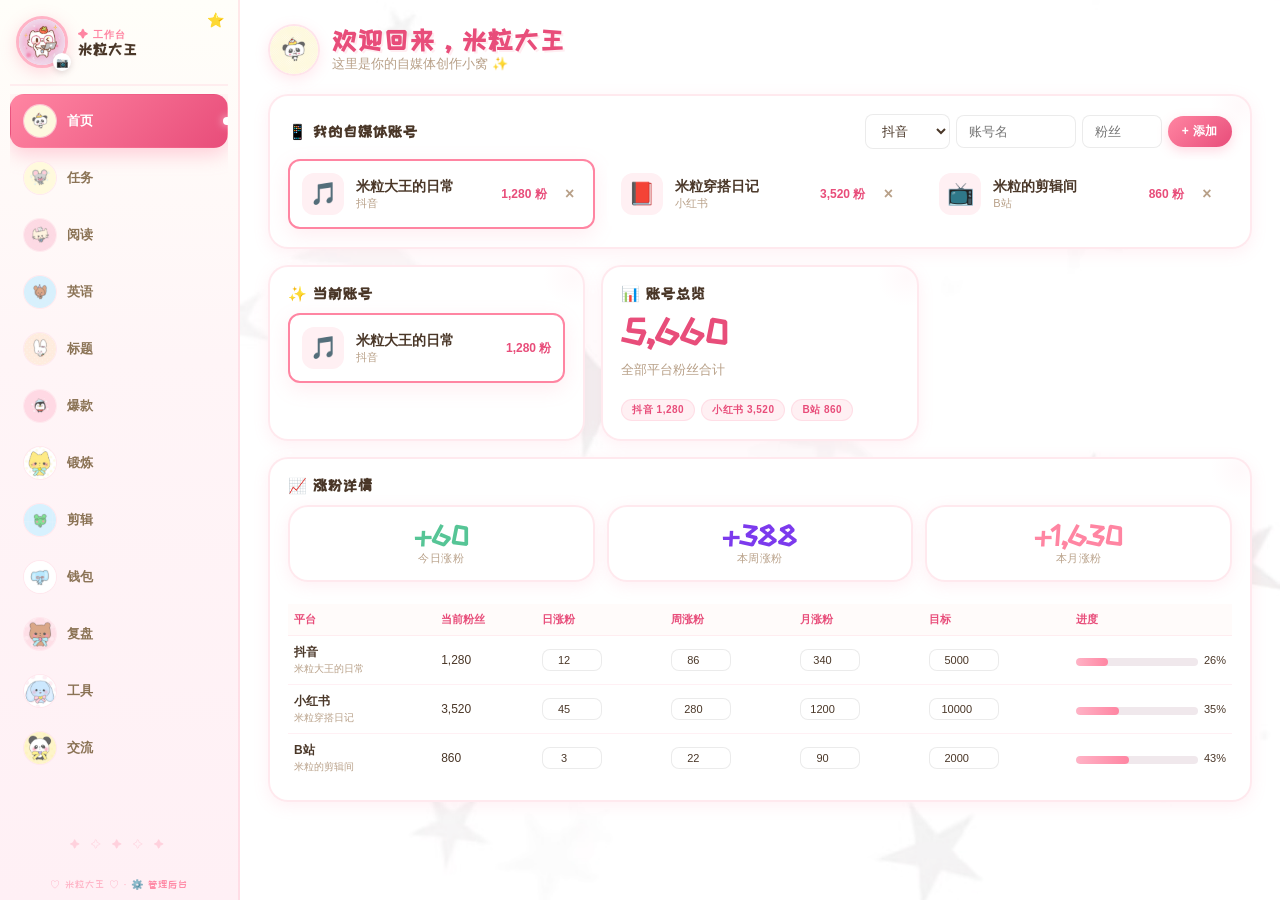
<file: index.html>
<!DOCTYPE html>
<html lang="zh-CN">
<head>
<meta charset="UTF-8">
<meta name="viewport" content="width=device-width,initial-scale=1.0,maximum-scale=1.0,user-scalable=no,viewport-fit=cover">
<meta name="theme-color" content="#ff85a2">
<meta name="description" content="米粒大王的个人自媒体工作台 - 账号管理、任务规划、英语学习、剪辑教程、记账复盘">
<meta name="apple-mobile-web-app-capable" content="yes">
<meta name="apple-mobile-web-app-status-bar-style" content="default">
<meta name="apple-mobile-web-app-title" content="工作台">
<link rel="manifest" href="manifest.json">
<link rel="apple-touch-icon" href="assets/apple-touch-icon.png">
<link rel="icon" type="image/png" href="assets/icon-192.png">
<link rel="stylesheet" href="styles.css">
<title>米粒大王的工作台</title>
</head>
<body>
<div class="app">
<aside class="sidebar">
  <div class="profile">
    <div class="avatar-wrap" title="点击更换头像" id="avatarWrap">
      <img src="assets/avatar.jpg" alt="头像" class="avatar" id="sidebarAvatar" onerror="this.style.background='var(--pink-light)';this.style.display='block'">
    </div>
    <div class="profile-info">
      <div class="profile-label">✦ 工作台</div>
      <div class="profile-name">米粒大王</div>
    </div>
    <input type="file" id="avatarFile" accept="image/*" style="display:none">
  </div>
  <nav class="nav" id="nav"></nav>
  <div class="sidebar-footer">♡ 米粒大王 ♡ · <a href="admin.html" target="_blank" style="color:var(--pink);text-decoration:none;font-size:10px">⚙️ 管理后台</a></div>
</aside>
<main class="main" id="main"></main>
</div>

<!-- 移动端底部导航 -->
<nav class="mobile-nav" id="mobileNav"></nav>

<!-- WARDROBE PANEL -->
<div class="wardrobe-overlay" id="wardrobeOverlay">
  <div class="wardrobe-panel">
    <button class="wardrobe-close" id="wardrobeClose">×</button>
    <div class="wardrobe-title">🎀 小角落生物的衣帽间</div>
    <div class="wardrobe-preview">
      <div style="text-align:center">
        <div id="sumikkoPreview"></div>
        <div style="font-size:11px;color:var(--text3);margin-top:4px">角落生物</div>
      </div>
    </div>
    <div class="wardrobe-tab" id="wardrobeTabs">
      <button data-wtab="hat" class="active">🎩 帽子</button>
      <button data-wtab="top">👔 衣服</button>
      <button data-wtab="acc">🎀 配饰</button>
    </div>
    <div id="wardrobeItems" class="wardrobe-items"></div>
    <div class="wardrobe-clear"><button class="btn btn-secondary" id="wardrobeClear">🔄 全部脱掉</button></div>
  </div>
</div>

<script src="app.js"></script>
<script>
// 注册 Service Worker（PWA 离线支持）
if('serviceWorker' in navigator){
  navigator.serviceWorker.register('sw.js').catch(function(){});
}
</script>
</body>
</html>
</file>
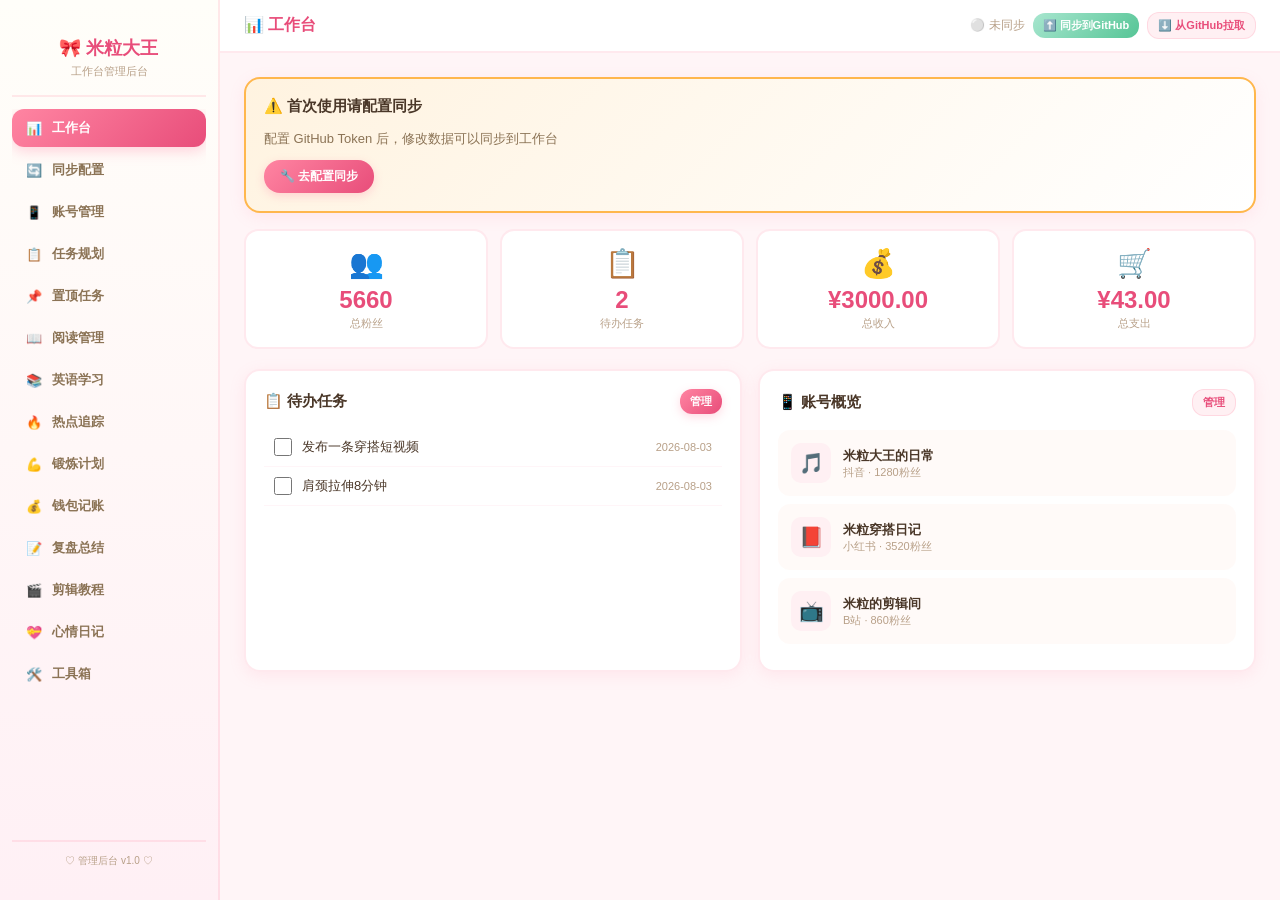
<file: admin.html>
<!DOCTYPE html>
<html lang="zh-CN">
<head>
<meta charset="UTF-8">
<meta name="viewport" content="width=device-width, initial-scale=1.0">
<title>米粒大王的工作台 - 管理后台</title>
<style>
:root{--pink:#ff85a2;--pink2:#ffb3c6;--pink-light:#fff0f3;--pink-dark:#e84d7a;--mint:#a8e6cf;--mint-dark:#56c596;--text:#4a3728;--text2:#8b7355;--text3:#b8a088;--card:rgba(255,255,255,0.95);--shadow:0 4px 16px rgba(255,133,162,0.12);--radius:16px;--bd:2px solid rgba(255,133,162,0.18)}
*{box-sizing:border-box;margin:0;padding:0}
body{font-family:-apple-system,BlinkMacSystemFont,'PingFang SC','Microsoft YaHei',sans-serif;background:#fff5f7;color:var(--text);min-height:100vh}
.app{display:flex;min-height:100vh}

/* Sidebar */
.sidebar{width:220px;background:linear-gradient(180deg,#fffef9,#fff0f5);border-right:var(--bd);padding:20px 12px;display:flex;flex-direction:column;position:fixed;top:0;bottom:0;z-index:100}
.logo{text-align:center;padding:16px 0;border-bottom:var(--bd);margin-bottom:12px}
.logo h1{font-size:18px;color:var(--pink-dark);font-weight:800}
.logo p{font-size:11px;color:var(--text3);margin-top:4px}
.nav{flex:1;overflow-y:auto}
.nav-item{display:flex;align-items:center;gap:10px;padding:10px 14px;border-radius:12px;cursor:pointer;transition:all .2s;font-size:13px;font-weight:600;color:var(--text2);margin-bottom:4px}
.nav-item:hover{background:var(--pink-light);color:var(--pink-dark)}
.nav-item.active{background:linear-gradient(135deg,var(--pink),var(--pink-dark));color:#fff;box-shadow:0 4px 14px rgba(255,133,162,0.35)}
.sidebar-footer{text-align:center;font-size:10px;color:var(--text3);padding:12px 0;border-top:var(--bd)}

/* Main */
.main{flex:1;margin-left:220px;min-height:100vh}
.topbar{position:sticky;top:0;z-index:50;background:rgba(255,255,255,0.95);backdrop-filter:blur(10px);border-bottom:var(--bd);padding:12px 24px;display:flex;align-items:center;justify-content:space-between}
.topbar h2{font-size:16px;font-weight:700;color:var(--pink-dark)}
.content{padding:24px}
.page{display:none;animation:fadeIn .3s}
.page.active{display:block}
@keyframes fadeIn{from{opacity:0;transform:translateY(8px)}to{opacity:1;transform:translateY(0)}}

/* Cards */
.card{background:var(--card);border-radius:var(--radius);box-shadow:var(--shadow);padding:18px;border:var(--bd);margin-bottom:16px}
.card-header{display:flex;align-items:center;justify-content:space-between;margin-bottom:14px}
.card-title{font-size:15px;font-weight:700;display:flex;align-items:center;gap:6px}

/* Stats */
.stats{display:grid;grid-template-columns:repeat(auto-fit,minmax(160px,1fr));gap:12px;margin-bottom:20px}
.stat{background:var(--card);border-radius:14px;padding:16px;text-align:center;border:var(--bd)}
.stat .icon{font-size:28px;margin-bottom:6px}
.stat .value{font-size:24px;font-weight:800;color:var(--pink-dark)}
.stat .label{font-size:11px;color:var(--text3);margin-top:2px}

/* Table */
table{width:100%;border-collapse:collapse}
th,td{padding:10px 12px;text-align:left;border-bottom:1.5px solid rgba(255,133,162,0.1);font-size:13px}
th{color:var(--text3);font-weight:600;font-size:11px;text-transform:uppercase}
tr:hover td{background:var(--pink-light)}

/* Buttons */
.btn{border:none;border-radius:16px;padding:8px 16px;font-size:12px;font-weight:700;cursor:pointer;transition:all .15s;display:inline-flex;align-items:center;gap:5px}
.btn:active{transform:scale(0.95)}
.btn-primary{background:linear-gradient(135deg,var(--pink),var(--pink-dark));color:#fff;box-shadow:0 3px 10px rgba(255,133,162,0.3)}
.btn-secondary{background:var(--pink-light);color:var(--pink-dark);border:1.5px solid rgba(255,179,198,0.4)}
.btn-success{background:linear-gradient(135deg,var(--mint),var(--mint-dark));color:#fff}
.btn-danger{background:#fff0f0;color:#d14545;border:1.5px solid #fcc}
.btn-sm{padding:5px 10px;font-size:11px;border-radius:12px}
.btn-lg{padding:12px 24px;font-size:14px}
.btn-block{width:100%;justify-content:center}

/* Forms */
.form-group{margin-bottom:14px}
.form-label{display:block;font-size:12px;font-weight:600;margin-bottom:5px;color:var(--text2)}
.input,.select,textarea{width:100%;border:1.5px solid rgba(0,0,0,0.08);border-radius:10px;padding:9px 12px;font-size:13px;background:#fff;outline:none;transition:all .2s;font-family:inherit}
.input:focus,.select:focus,textarea:focus{border-color:var(--pink);box-shadow:0 0 0 3px rgba(255,133,162,0.08)}
textarea{min-height:80px;resize:vertical}

/* Tags */
.tag{display:inline-block;font-size:10px;padding:3px 8px;border-radius:12px;background:var(--pink-light);color:var(--pink-dark);font-weight:600}
.tag-green{background:#e8fbf3;color:var(--mint-dark)}
.tag-blue{background:#ecf5ff;color:#2b7cd3}
.tag-orange{background:#fff7f0;color:#d97706}

/* Todo */
.todo-item{display:flex;align-items:center;gap:10px;padding:10px;border-bottom:1.5px solid rgba(255,133,162,0.08)}
.todo-check{width:18px;height:18px;accent-color:var(--pink);cursor:pointer}
.todo-text{flex:1;font-size:13px}
.todo-text.done{text-decoration:line-through;color:var(--text3)}

/* Account card */
.acc-card{display:flex;align-items:center;gap:12px;padding:12px;border-radius:12px;background:rgba(255,248,245,0.7);border:1.5px solid transparent;margin-bottom:8px;transition:all .15s}
.acc-card:hover{background:#fff;border-color:rgba(255,179,198,0.3)}
.acc-icon{width:40px;height:40px;border-radius:10px;display:grid;place-items:center;font-size:20px;background:var(--pink-light)}
.acc-info{flex:1}
.acc-name{font-weight:700;font-size:13px}
.acc-meta{font-size:11px;color:var(--text3)}

/* Progress */
.progress{height:6px;background:#f0e8ec;border-radius:10px;overflow:hidden}
.progress-bar{height:100%;background:linear-gradient(90deg,var(--pink2),var(--pink));border-radius:10px}

/* Sync */
.sync-box{background:linear-gradient(135deg,#fffef9,#fff5f7);border:2px solid rgba(255,179,198,0.3);border-radius:var(--radius);padding:24px;text-align:center;max-width:560px;margin:0 auto}
.sync-box h3{font-size:20px;color:var(--pink-dark);margin-bottom:8px}
.sync-box p{color:var(--text3);font-size:13px;margin-bottom:16px}
.sync-input{display:flex;gap:8px;margin-bottom:12px}
.sync-input input{flex:1}
.sync-actions{display:flex;gap:8px;justify-content:center;margin-top:16px}
.sync-status{margin-top:12px;font-size:12px;min-height:20px}

/* Modal */
.modal-overlay{position:fixed;inset:0;background:rgba(0,0,0,0.3);display:none;align-items:center;justify-content:center;z-index:200}
.modal-overlay.show{display:flex}
.modal{background:#fff;border-radius:var(--radius);padding:24px;width:90%;max-width:460px;max-height:80vh;overflow-y:auto;box-shadow:0 20px 60px rgba(0,0,0,0.15)}
.modal-header{display:flex;align-items:center;justify-content:space-between;margin-bottom:16px}
.modal-title{font-size:16px;font-weight:700;color:var(--pink-dark)}
.modal-close{background:none;border:none;font-size:20px;cursor:pointer;color:var(--text3)}

/* Toast */
.toast-box{position:fixed;top:16px;right:16px;z-index:300}
.toast{background:#fff;border-radius:12px;padding:12px 16px;margin-bottom:8px;box-shadow:0 4px 20px rgba(0,0,0,0.12);display:flex;align-items:center;gap:8px;font-size:13px;animation:slideIn .3s;border-left:3px solid var(--pink)}
@keyframes slideIn{from{transform:translateX(100%);opacity:0}to{transform:translateX(0);opacity:1}}
.toast-success{border-left-color:var(--mint-dark)}
.toast-error{border-left-color:#d14545}

/* Grid */
.grid-2{display:grid;grid-template-columns:1fr 1fr;gap:16px}
.grid-3{display:grid;grid-template-columns:1fr 1fr 1fr;gap:16px}

/* Toggle */
.toggle{position:relative;width:40px;height:22px;cursor:pointer;display:inline-block}
.toggle input{display:none}
.toggle .slider{position:absolute;inset:0;background:#ddd;border-radius:11px;transition:.3s}
.toggle .slider:before{content:'';position:absolute;width:18px;height:18px;left:2px;bottom:2px;background:#fff;border-radius:50%;transition:.3s}
.toggle input:checked+.slider{background:var(--pink)}
.toggle input:checked+.slider:before{transform:translateX(18px)}

@media(max-width:768px){
  .sidebar{display:none}
  .main{margin-left:0}
  .stats{grid-template-columns:1fr 1fr}
  .grid-2,.grid-3{grid-template-columns:1fr}
}
</style>
</head>
<body>
<div class="app">
  <aside class="sidebar">
    <div class="logo"><h1>🎀 米粒大王</h1><p>工作台管理后台</p></div>
    <nav class="nav" id="nav"></nav>
    <div class="sidebar-footer">♡ 管理后台 v1.0 ♡</div>
  </aside>
  <div class="main">
    <div class="topbar">
      <h2 id="pageTitle">📊 工作台</h2>
      <div style="display:flex;gap:8px;align-items:center">
        <span id="syncIndicator" style="font-size:12px;color:var(--text3)">⚪ 未同步</span>
        <button class="btn btn-success btn-sm" onclick="syncToGithub()">⬆️ 同步到GitHub</button>
        <button class="btn btn-secondary btn-sm" onclick="syncFromGithub()">⬇️ 从GitHub拉取</button>
      </div>
    </div>
    <div class="content" id="content"></div>
  </div>
</div>

<div class="toast-box" id="toastBox"></div>
<div class="modal-overlay" id="modal">
  <div class="modal">
    <div class="modal-header">
      <span class="modal-title" id="modalTitle"></span>
      <button class="modal-close" onclick="closeModal()">✕</button>
    </div>
    <div id="modalBody"></div>
  </div>
</div>

<script>
const STORAGE = 'mb_v6';
const GITHUB_TOKEN_KEY = 'admin_github_token';
const GITHUB_REPO_KEY = 'admin_github_repo';

// 从原工作台加载数据
let state = loadState();
let githubToken = localStorage.getItem(GITHUB_TOKEN_KEY) || '';
let githubRepo = localStorage.getItem(GITHUB_REPO_KEY) || 'zeshanzhou98-coder/warm-heart-match-game';

function loadState() {
  try {
    const s = localStorage.getItem(STORAGE);
    if (s) { const p = JSON.parse(s); if (p && typeof p === 'object') return ensureDefaults(p); }
  } catch (e) {}
  return getDefaultState();
}

function saveState() {
  try { localStorage.setItem(STORAGE, JSON.stringify(state)); } catch (e) {}
}

function getDefaultState() {
  return {
    profile: { name: '米粒大王', avatar: null },
    accounts: [
      { id: 'a1', platform: '抖音', name: '米粒大王的日常', followers: 1280, active: true, growth: { day: 12, week: 86, month: 340, target: 5000 } },
      { id: 'a2', platform: '小红书', name: '米粒穿搭日记', followers: 3520, active: false, growth: { day: 45, week: 280, month: 1200, target: 10000 } },
      { id: 'a3', platform: 'B站', name: '米粒的剪辑间', followers: 860, active: false, growth: { day: 3, week: 22, month: 90, target: 2000 } }
    ],
    tasks: [
      { id: 't1', text: '发布一条穿搭短视频', completed: false, date: '2026-08-03' },
      { id: 't2', text: '英语单词+对话30min', completed: true, date: '2026-08-03' },
      { id: 't3', text: '肩颈拉伸8分钟', completed: false, date: '2026-08-03' }
    ],
    pinnedTasks: [
      { id: 'p1', text: '需找博主合作', completed: false },
      { id: 'p2', text: '拆解一篇爆款作品', completed: false },
      { id: 'p3', text: '更新拼豆账号', completed: false }
    ],
    reading: {
      reading: [{ id: 'r1', title: '原子习惯', author: 'James Clear', page: 86, totalPage: 288, added: '2026-07-20' }],
      want: [{ id: 'r2', title: '纳瓦尔宝典', author: 'Eric Jorgenson', page: 0, totalPage: 256, added: '2026-07-28' }],
      finished: [{ id: 'r3', title: '小狗钱钱', author: 'Bodo Schäfer', page: 208, totalPage: 208, added: '2026-06-15' }],
      recommend: [
        { title: '认知觉醒', author: '周岭', reason: '自媒体人必读' },
        { title: '影响力', author: 'Robert Cialdini', reason: '爆款内容的底层逻辑' },
        { title: '文案创作完全手册', author: 'Robert Bly', reason: '写出让人停不下来的标题' }
      ]
    },
    english: {
      words: [
        { id: 'w1', word: 'alter', meaning: '改变，改动', status: 'new' },
        { id: 'w2', word: 'burst', meaning: '突然发生，爆裂', status: 'new' },
        { id: 'w3', word: 'budget', meaning: '预算；做安排', status: 'review' },
        { id: 'w4', word: 'transform', meaning: '转变，变革', status: 'review' },
        { id: 'w5', word: 'tender', meaning: '温柔的；脆弱的', status: 'mastered' }
      ],
      dialogues: [
        { id: 'd1', title: '餐厅点餐', en: "A: May I take your order?\nB: Yes, I'd like a salad.", cn: '餐厅点餐场景' }
      ]
    },
    hits: [
      { title: '#2026秋日阔腿裤穿搭', heat: '12.7亿', tag: '穿搭', link: '' },
      { title: '#朱珠米兰街拍', heat: '12亿', tag: '穿搭', link: '' },
      { title: '#AI森系清透照', heat: '6800万', tag: 'AI', link: '' }
    ],
    exercises: [
      { title: '8min瘦双下巴拉伸', bvid: 'BV1Pa411f7PQ', dur: '08:17', up: 'HHOPEONE', done: false },
      { title: '瘦手臂+瘦背', bvid: 'BV1G9hHzyEPq', dur: '16:29', up: 'MIZI', done: false }
    ],
    wallet: {
      transactions: [
        { id: 'wx1', type: 'expense', amount: 35, category: '餐饮', method: '微信', note: '午餐', date: '2026-08-03' },
        { id: 'wx2', type: 'expense', amount: 8, category: '交通', method: '支付宝', note: '地铁', date: '2026-08-03' },
        { id: 'wx3', type: 'income', amount: 3000, category: '副业', method: '银行卡', note: '广告收入', date: '2026-08-01' }
      ]
    },
    review: {
      pending: [{ id: 'v1', title: '本周短视频数据复盘', date: '2026-08-03' }],
      done: []
    },
    editing: { activeTab: 'video', planProgress: {}, planNotes: {}, todayLearned: '', summary: '' },
    tools: { currentBg: 'assets/bg.jpg', custom: [], musicId: '', doll: '' },
    moods: {},
    sumikko: { clothes: [] },
    exerciseLog: {},
    exerciseStats: {},
    readingStats: {},
    inspirations: [],
    habits: {},
    comm: { progress: {}, notes: '', activeTab: 'daily', workProgress: {}, workNotes: '' }
  };
}

function ensureDefaults(p) {
  if (!p.moods) p.moods = {};
  if (!p.wallet) p.wallet = { transactions: [] };
  if (!p.profile) p.profile = { name: '米粒大王', avatar: null };
  if (!p.sumikko) p.sumikko = { clothes: [] };
  if (!p.pinnedTasks) p.pinnedTasks = getDefaultState().pinnedTasks;
  if (!p.exerciseLog) p.exerciseLog = {};
  if (!p.exerciseStats) p.exerciseStats = {};
  if (!p.readingStats) p.readingStats = {};
  if (!p.inspirations) p.inspirations = [];
  if (!p.habits) p.habits = {};
  if (!p.comm) p.comm = { progress: {}, notes: '', activeTab: 'daily', workProgress: {}, workNotes: '' };
  if (!p.editing) p.editing = { activeTab: 'video', planProgress: {}, planNotes: {}, todayLearned: '', summary: '' };
  if (!p.tools) p.tools = { currentBg: 'assets/bg.jpg', custom: [], musicId: '', doll: '' };
  return p;
}

function uid() { return Date.now().toString(36) + Math.random().toString(36).slice(2, 7); }
function esc(s) { if (s == null) return ''; return String(s).replace(/[&<>"']/g, c => ({ '&': '&amp;', '<': '&lt;', '>': '&gt;', '"': '&quot;', "'": '&#39;' }[c])); }
function fmtNum(n) { const v = Number(n) || 0; return v >= 10000 ? (v / 10000).toFixed(1).replace(/\.0$/, '') + '万' : String(v); }
function fmtMoney(n) { return '¥' + (Number(n) || 0).toFixed(2); }
function today() { const d = new Date(); return d.getFullYear() + '-' + String(d.getMonth() + 1).padStart(2, '0') + '-' + String(d.getDate()).padStart(2, '0'); }

// ========== GitHub 同步 ==========
function syncToGithub() {
  if (!githubToken) { showSyncConfig(); return; }
  document.getElementById('syncIndicator').innerHTML = '🟡 同步中...';
  
  const data = JSON.stringify(state, null, 2);
  const b64 = btoa(unescape(encodeURIComponent(data)));
  const url = `https://api.github.com/repos/${githubRepo}/contents/workspace-data.json`;

  fetch(url, { headers: { 'Authorization': '***' + githubToken } })
    .then(r => r.ok ? r.json() : null)
    .then(existing => {
      const body = { message: '🔄 Admin sync ' + new Date().toLocaleString('zh-CN'), content: b64, branch: 'main' };
      if (existing && existing.sha) body.sha = existing.sha;
      return fetch(url, { method: 'PUT', headers: { 'Authorization': '***' + githubToken, 'Content-Type': 'application/json' }, body: JSON.stringify(body) });
    })
    .then(r => {
      if (r && r.ok) {
        document.getElementById('syncIndicator').innerHTML = '🟢 已同步';
        toast('同步成功！', 'success');
      } else {
        document.getElementById('syncIndicator').innerHTML = '🔴 同步失败';
        toast('同步失败', 'error');
      }
    })
    .catch(() => {
      document.getElementById('syncIndicator').innerHTML = '🔴 网络错误';
      toast('网络错误', 'error');
    });
}

function syncFromGithub() {
  if (!githubToken) { showSyncConfig(); return; }
  document.getElementById('syncIndicator').innerHTML = '🟡 拉取中...';

  fetch(`https://api.github.com/repos/${githubRepo}/contents/workspace-data.json`, {
    headers: { 'Authorization': '***' + githubToken }
  })
    .then(r => r.ok ? r.json() : Promise.reject())
    .then(data => {
      const content = JSON.parse(decodeURIComponent(escape(atob(data.content))));
      state = ensureDefaults(content);
      saveState();
      document.getElementById('syncIndicator').innerHTML = '🟢 已同步';
      render('dashboard');
      toast('数据已从 GitHub 拉取', 'success');
    })
    .catch(() => {
      document.getElementById('syncIndicator').innerHTML = '🔴 拉取失败';
      toast('拉取失败', 'error');
    });
}

function showSyncConfig() {
  showModal('同步配置', `
    <div class="form-group"><label class="form-label">GitHub Token</label><input type="password" class="input" id="syncToken" placeholder="ghp_xxxx" value="${esc(githubToken)}"></div>
    <div class="form-group"><label class="form-label">仓库地址</label><input type="text" class="input" id="syncRepo" placeholder="username/repo" value="${esc(githubRepo)}"></div>
    <button class="btn btn-primary btn-block" onclick="saveSyncConfig()">💾 保存配置</button>
    <div style="font-size:11px;color:var(--text3);margin-top:8px;text-align:center">保存后即可使用同步功能</div>
  `);
}

function saveSyncConfig() {
  githubToken = document.getElementById('syncToken').value;
  githubRepo = document.getElementById('syncRepo').value;
  localStorage.setItem(GITHUB_TOKEN_KEY, githubToken);
  localStorage.setItem(GITHUB_REPO_KEY, githubRepo);
  closeModal();
  toast('同步配置已保存', 'success');
}

// ========== 导航 ==========
const pages = [
  { id: 'dashboard', icon: '📊', label: '工作台' },
  { id: 'sync', icon: '🔄', label: '同步配置' },
  { id: 'accounts', icon: '📱', label: '账号管理' },
  { id: 'tasks', icon: '📋', label: '任务规划' },
  { id: 'pinned', icon: '📌', label: '置顶任务' },
  { id: 'reading', icon: '📖', label: '阅读管理' },
  { id: 'english', icon: '📚', label: '英语学习' },
  { id: 'hits', icon: '🔥', label: '热点追踪' },
  { id: 'exercise', icon: '💪', label: '锻炼计划' },
  { id: 'wallet', icon: '💰', label: '钱包记账' },
  { id: 'review', icon: '📝', label: '复盘总结' },
  { id: 'editing', icon: '🎬', label: '剪辑教程' },
  { id: 'moods', icon: '💝', label: '心情日记' },
  { id: 'tools', icon: '🛠️', label: '工具箱' }
];

function initNav() {
  document.getElementById('nav').innerHTML = pages.map(p =>
    `<div class="nav-item${p.id === 'dashboard' ? ' active' : ''}" data-page="${p.id}" onclick="go('${p.id}')"><span>${p.icon}</span><span>${p.label}</span></div>`
  ).join('');
}

function go(id) {
  document.querySelectorAll('.nav-item').forEach(n => n.classList.toggle('active', n.dataset.page === id));
  const p = pages.find(p => p.id === id);
  document.getElementById('pageTitle').textContent = p.icon + ' ' + p.label;
  render(id);
}

// ========== 渲染 ==========
function render(id) {
  const el = document.getElementById('content');
  const r = { dashboard: renderDashboard, sync: renderSync, accounts: renderAccounts, tasks: renderTasks, pinned: renderPinned, reading: renderReading, english: renderEnglish, hits: renderHits, exercise: renderExercise, wallet: renderWallet, review: renderReview, editing: renderEditing, moods: renderMoods, tools: renderTools };
  el.innerHTML = (r[id] || renderDashboard)();
}

function renderDashboard() {
  const totalFans = state.accounts.reduce((s, a) => s + (a.followers || 0), 0);
  const pendingTasks = state.tasks.filter(t => !t.completed).length;
  const income = state.wallet.transactions.filter(t => t.type === 'income').reduce((s, t) => s + t.amount, 0);
  const expense = state.wallet.transactions.filter(t => t.type === 'expense').reduce((s, t) => s + t.amount, 0);
  const hasToken = !!githubToken;
  return `
    ${!hasToken ? `<div class="card" style="background:linear-gradient(135deg,#fff3e0,#fff);border-color:#ffb74d;margin-bottom:16px">
      <div class="card-header"><span class="card-title">⚠️ 首次使用请配置同步</span></div>
      <p style="font-size:13px;color:var(--text2);margin-bottom:12px">配置 GitHub Token 后，修改数据可以同步到工作台</p>
      <div style="display:flex;gap:8px;flex-wrap:wrap">
        <button class="btn btn-primary" onclick="go('sync')">🔧 去配置同步</button>
      </div>
    </div>` : ''}
    <div class="stats">
      <div class="stat"><div class="icon">👥</div><div class="value">${fmtNum(totalFans)}</div><div class="label">总粉丝</div></div>
      <div class="stat"><div class="icon">📋</div><div class="value">${pendingTasks}</div><div class="label">待办任务</div></div>
      <div class="stat"><div class="icon">💰</div><div class="value">${fmtMoney(income)}</div><div class="label">总收入</div></div>
      <div class="stat"><div class="icon">🛒</div><div class="value">${fmtMoney(expense)}</div><div class="label">总支出</div></div>
    </div>
    <div class="grid-2">
      <div class="card">
        <div class="card-header"><span class="card-title">📋 待办任务</span><button class="btn btn-primary btn-sm" onclick="go('tasks')">管理</button></div>
        ${state.tasks.filter(t => !t.completed).slice(0, 5).map(t => `<div class="todo-item"><input type="checkbox" class="todo-check" onchange="toggleTask('${t.id}')"><span class="todo-text">${esc(t.text)}</span><span style="font-size:11px;color:var(--text3)">${t.date || ''}</span></div>`).join('')}
      </div>
      <div class="card">
        <div class="card-header"><span class="card-title">📱 账号概览</span><button class="btn btn-secondary btn-sm" onclick="go('accounts')">管理</button></div>
        ${state.accounts.map(a => `<div class="acc-card"><div class="acc-icon">${a.platform === '抖音' ? '🎵' : a.platform === '小红书' ? '📕' : '📺'}</div><div class="acc-info"><div class="acc-name">${esc(a.name)}</div><div class="acc-meta">${a.platform} · ${fmtNum(a.followers)}粉丝</div></div></div>`).join('')}
      </div>
    </div>`;
}

function renderSync() {
  return `
    <div class="sync-box">
      <div style="font-size:48px;margin-bottom:12px">☁️</div>
      <h3>GitHub 同步配置</h3>
      <p>修改后台数据后，同步到 GitHub 仓库，工作台自动加载最新数据</p>
      <div class="form-group" style="text-align:left"><label class="form-label">GitHub Token</label><input type="password" class="input" id="syncToken" placeholder="ghp_xxxx" value="${esc(githubToken)}"></div>
      <div class="form-group" style="text-align:left"><label class="form-label">仓库地址</label><input type="text" class="input" id="syncRepo" placeholder="username/repo" value="${esc(githubRepo)}"></div>
      <div class="sync-actions" style="flex-wrap:wrap">
        <button class="btn btn-primary btn-lg" onclick="saveSyncConfigFromPage()">💾 保存配置</button>
        <button class="btn btn-success btn-lg" onclick="testConnection()">🔍 测试连接</button>
      </div>
      <div class="sync-status" id="syncStatus"></div>
      ${githubToken ? `<div style="margin-top:16px;padding-top:16px;border-top:var(--bd)">
        <p style="font-size:13px;font-weight:600;margin-bottom:10px">同步操作：</p>
        <div style="display:flex;gap:8px;justify-content:center">
          <button class="btn btn-success btn-lg" onclick="syncToGithub()">⬆️ 推送到 GitHub</button>
          <button class="btn btn-secondary btn-lg" onclick="syncFromGithub()">⬇️ 从 GitHub 拉取</button>
        </div>
      </div>` : ''}
      <div class="sync-status" id="syncStatus"></div>
      <div style="margin-top:16px;font-size:12px;color:var(--text3);text-align:left">
        <p><strong>使用说明：</strong></p>
        <p>1. 在 GitHub 生成 Personal Access Token</p>
        <p>2. 填入 Token 和仓库地址（如 zeshanzhou98-coder/warm-heart-match-game）</p>
        <p>3. 点击「保存配置」</p>
        <p>4. 修改数据后点击「推送到 GitHub」</p>
        <p>5. 工作台页面刷新即可看到最新数据</p>
      </div>
    </div>`;
}

function saveSyncConfigFromPage() {
  githubToken = document.getElementById('syncToken').value;
  githubRepo = document.getElementById('syncRepo').value;
  if (!githubToken) { toast('请输入 GitHub Token', 'error'); return; }
  if (!githubRepo) { toast('请输入仓库地址', 'error'); return; }
  localStorage.setItem(GITHUB_TOKEN_KEY, githubToken);
  localStorage.setItem(GITHUB_REPO_KEY, githubRepo);
  document.getElementById('syncIndicator').innerHTML = '🟢 已配置';
  toast('配置已保存！现在可以使用同步功能了', 'success');
  render('sync');
}

function testConnection() {
  const token = document.getElementById('syncToken').value;
  const repo = document.getElementById('syncRepo').value;
  if (!token || !repo) { toast('请先填写 Token 和仓库地址', 'error'); return; }
  document.getElementById('syncStatus').innerHTML = '<span style="color:var(--text2)">🔄 测试连接中...</span>';
  fetch('https://api.github.com/repos/' + repo, { headers: { 'Authorization': '***' + token } })
    .then(r => {
      if (r.ok) {
        document.getElementById('syncStatus').innerHTML = '<span style="color:var(--mint-dark)">✅ 连接成功！仓库可访问</span>';
        toast('连接成功！', 'success');
      } else {
        document.getElementById('syncStatus').innerHTML = '<span style="color:#d14545">❌ 连接失败，请检查 Token 和仓库</span>';
        toast('连接失败', 'error');
      }
    })
    .catch(() => {
      document.getElementById('syncStatus').innerHTML = '<span style="color:#d14545">❌ 网络错误</span>';
    });
}

function renderAccounts() {
  return `
    <div class="stats">${state.accounts.map(a => `<div class="stat"><div class="icon">${a.platform === '抖音' ? '🎵' : a.platform === '小红书' ? '📕' : '📺'}</div><div class="value">${fmtNum(a.followers)}</div><div class="label">${a.platform}</div></div>`).join('')}</div>
    <div class="card">
      <div class="card-header"><span class="card-title">📱 账号列表</span><button class="btn btn-primary btn-sm" onclick="showAddAccount()">+ 添加</button></div>
      ${state.accounts.map(a => `<div class="acc-card"><div class="acc-icon">${a.platform === '抖音' ? '🎵' : a.platform === '小红书' ? '📕' : '📺'}</div><div class="acc-info"><div class="acc-name">${esc(a.name)}</div><div class="acc-meta">${a.platform} · 目标 ${fmtNum(a.growth?.target || 5000)}</div></div><div style="text-align:right"><div style="font-weight:700;color:var(--pink-dark)">${fmtNum(a.followers)}</div><div style="font-size:11px;color:var(--mint-dark)">+${a.growth?.day || 0}/天</div></div><button class="btn btn-danger btn-sm" onclick="deleteItem('accounts','${a.id}')">✕</button></div>`).join('')}
    </div>`;
}

function renderTasks() {
  const done = state.tasks.filter(t => t.completed).length;
  return `
    <div class="stats">
      <div class="stat"><div class="icon">📋</div><div class="value">${state.tasks.length}</div><div class="label">总任务</div></div>
      <div class="stat"><div class="icon">✅</div><div class="value">${done}</div><div class="label">已完成</div></div>
      <div class="stat"><div class="icon">📊</div><div class="value">${state.tasks.length ? Math.round(done / state.tasks.length * 100) : 0}%</div><div class="label">完成率</div></div>
    </div>
    <div class="card">
      <div class="card-header"><span class="card-title">📋 任务列表</span><button class="btn btn-primary btn-sm" onclick="showAddTask()">+ 添加</button></div>
      ${state.tasks.map(t => `<div class="todo-item"><input type="checkbox" class="todo-check" ${t.completed ? 'checked' : ''} onchange="toggleTask('${t.id}')"><span class="todo-text ${t.completed ? 'done' : ''}">${esc(t.text)}</span><span style="font-size:11px;color:var(--text3)">${t.date || ''}</span><button class="btn btn-danger btn-sm" onclick="deleteItem('tasks','${t.id}')">✕</button></div>`).join('')}
    </div>`;
}

function renderPinned() {
  return `
    <div class="card">
      <div class="card-header"><span class="card-title">📌 置顶任务</span><button class="btn btn-primary btn-sm" onclick="showAddPinned()">+ 添加</button></div>
      ${state.pinnedTasks.map(t => `<div class="todo-item"><input type="checkbox" class="todo-check" ${t.completed ? 'checked' : ''} onchange="togglePinned('${t.id}')"><span class="todo-text ${t.completed ? 'done' : ''}">${esc(t.text)}</span><button class="btn btn-danger btn-sm" onclick="deleteItem('pinnedTasks','${t.id}')">✕</button></div>`).join('')}
    </div>`;
}

function renderReading() {
  return `
    <div class="grid-3">
      <div class="card"><div class="card-title">📖 在读</div>${state.reading.reading.map(b => `<div class="acc-card"><div class="acc-icon">📖</div><div class="acc-info"><div class="acc-name">${esc(b.title)}</div><div class="acc-meta">${esc(b.author)} · ${b.page}/${b.totalPage}页</div></div><div class="progress" style="width:60px"><div class="progress-bar" style="width:${Math.round(b.page / b.totalPage * 100)}%"></div></div><button class="btn btn-danger btn-sm" onclick="deleteItemNested('reading','reading','${b.id}')">✕</button></div>`).join('') || '<div style="color:var(--text3);padding:8px">暂无</div>'}</div>
      <div class="card"><div class="card-title">📚 想读</div>${state.reading.want.map(b => `<div class="acc-card"><div class="acc-icon">📚</div><div class="acc-info"><div class="acc-name">${esc(b.title)}</div><div class="acc-meta">${esc(b.author)}</div></div><button class="btn btn-danger btn-sm" onclick="deleteItemNested('reading','want','${b.id}')">✕</button></div>`).join('') || '<div style="color:var(--text3);padding:8px">暂无</div>'}</div>
      <div class="card"><div class="card-title">✅ 已读</div>${state.reading.finished.map(b => `<div class="acc-card"><div class="acc-icon">✅</div><div class="acc-info"><div class="acc-name">${esc(b.title)}</div><div class="acc-meta">${esc(b.author)} · ${b.totalPage}页</div></div><button class="btn btn-danger btn-sm" onclick="deleteItemNested('reading','finished','${b.id}')">✕</button></div>`).join('') || '<div style="color:var(--text3);padding:8px">暂无</div>'}</div>
    </div>`;
}

function renderEnglish() {
  const words = state.english.words || [];
  const newW = words.filter(w => w.status === 'new').length;
  const reviewW = words.filter(w => w.status === 'review').length;
  const masteredW = words.filter(w => w.status === 'mastered').length;
  return `
    <div class="stats">
      <div class="stat"><div class="icon">📖</div><div class="value">${words.length}</div><div class="label">总单词</div></div>
      <div class="stat"><div class="icon">🆕</div><div class="value">${newW}</div><div class="label">新词</div></div>
      <div class="stat"><div class="icon">🔄</div><div class="value">${reviewW}</div><div class="label">复习</div></div>
      <div class="stat"><div class="icon">✅</div><div class="value">${masteredW}</div><div class="label">已掌握</div></div>
    </div>
    <div class="card">
      <div class="card-header"><span class="card-title">📖 单词库</span><button class="btn btn-primary btn-sm" onclick="showAddWord()">+ 添加</button></div>
      <table><thead><tr><th>单词</th><th>释义</th><th>状态</th><th>操作</th></tr></thead>
      <tbody>${words.map(w => `<tr><td style="font-weight:700">${esc(w.word)}</td><td>${esc(w.meaning)}</td><td><span class="tag ${w.status === 'new' ? 'tag-orange' : w.status === 'review' ? 'tag-blue' : 'tag-green'}">${w.status === 'new' ? '新词' : w.status === 'review' ? '复习' : '已掌握'}</span></td><td><button class="btn btn-sm btn-secondary" onclick="cycleWord('${w.id}')">切换</button> <button class="btn btn-sm btn-danger" onclick="deleteWord('${w.id}')">✕</button></td></tr>`).join('')}</tbody></table>
    </div>`;
}

function renderHits() {
  return `
    <div class="card">
      <div class="card-header"><span class="card-title">🔥 热点列表</span><button class="btn btn-primary btn-sm" onclick="showAddHit()">+ 添加</button></div>
      ${state.hits.map((h, i) => `<div class="acc-card"><div class="acc-icon">🔥</div><div class="acc-info"><div class="acc-name">${esc(h.title)}</div><div class="acc-meta">${h.heat} · ${h.tag}</div></div><button class="btn btn-danger btn-sm" onclick="state.hits.splice(${i},1);save();render('hits')">✕</button></div>`).join('')}
    </div>`;
}

function renderExercise() {
  const done = state.exercises.filter(e => e.done).length;
  return `
    <div class="stats">
      <div class="stat"><div class="icon">💪</div><div class="value">${state.exercises.length}</div><div class="label">训练计划</div></div>
      <div class="stat"><div class="icon">✅</div><div class="value">${done}</div><div class="label">已完成</div></div>
    </div>
    <div class="card">
      <div class="card-header"><span class="card-title">💪 锻炼列表</span><button class="btn btn-primary btn-sm" onclick="showAddExercise()">+ 添加</button></div>
      ${state.exercises.map((e, i) => `<div class="todo-item"><input type="checkbox" class="todo-check" ${e.done ? 'checked' : ''} onchange="state.exercises[${i}].done=!state.exercises[${i}].done;save();render('exercise')"><span class="todo-text ${e.done ? 'done' : ''}">${esc(e.title)}</span><span class="tag tag-blue">${e.dur}</span><button class="btn btn-danger btn-sm" onclick="state.exercises.splice(${i},1);save();render('exercise')">✕</button></div>`).join('')}
    </div>`;
}

function renderWallet() {
  const income = state.wallet.transactions.filter(t => t.type === 'income').reduce((s, t) => s + t.amount, 0);
  const expense = state.wallet.transactions.filter(t => t.type === 'expense').reduce((s, t) => s + t.amount, 0);
  return `
    <div class="stats">
      <div class="stat"><div class="icon">💰</div><div class="value" style="color:var(--mint-dark)">${fmtMoney(income)}</div><div class="label">总收入</div></div>
      <div class="stat"><div class="icon">🛒</div><div class="value" style="color:#d14545">${fmtMoney(expense)}</div><div class="label">总支出</div></div>
      <div class="stat"><div class="icon">💎</div><div class="value">${fmtMoney(income - expense)}</div><div class="label">结余</div></div>
    </div>
    <div class="card">
      <div class="card-header"><span class="card-title">📝 账单</span><button class="btn btn-primary btn-sm" onclick="showAddTransaction()">+ 记一笔</button></div>
      <table><thead><tr><th>日期</th><th>分类</th><th>说明</th><th>方式</th><th>金额</th><th>操作</th></tr></thead>
      <tbody>${state.wallet.transactions.map(t => `<tr><td>${t.date}</td><td><span class="tag">${t.category}</span></td><td>${esc(t.note)}</td><td>${t.method}</td><td style="font-weight:700;color:${t.type === 'income' ? 'var(--mint-dark)' : '#d14545'}">${t.type === 'income' ? '+' : '-'}${fmtMoney(t.amount)}</td><td><button class="btn btn-danger btn-sm" onclick="deleteItem('wallet.transactions','${t.id}')">✕</button></td></tr>`).join('')}</tbody></table>
    </div>`;
}

function renderReview() {
  return `
    <div class="grid-2">
      <div class="card"><div class="card-title">📝 待复盘</div>${state.review.pending.map(v => `<div class="acc-card"><div class="acc-icon">📝</div><div class="acc-info"><div class="acc-name">${esc(v.title)}</div><div class="acc-meta">${v.date}</div></div></div>`).join('') || '<div style="color:var(--text3);padding:16px;text-align:center">暂无</div>'}</div>
      <div class="card"><div class="card-title">✅ 已完成</div>${state.review.done.map(v => `<div class="acc-card"><div class="acc-icon">✅</div><div class="acc-info"><div class="acc-name">${esc(v.title)}</div><div class="acc-meta">${v.date}</div></div></div>`).join('') || '<div style="color:var(--text3);padding:16px;text-align:center">暂无</div>'}</div>
    </div>`;
}

function renderEditing() {
  return `<div class="card"><div class="card-title">🎬 剪辑模块</div><div style="color:var(--text3);padding:16px">数据存储在工作台本地，管理后台暂不支持编辑此模块</div></div>`;
}

function renderMoods() {
  return `<div class="card"><div class="card-title">💝 心情日记</div><div style="color:var(--text3);padding:16px">心情数据存储在工作台本地，管理后台暂不支持编辑</div></div>`;
}

function renderTools() {
  return `
    <div class="grid-2">
      <div class="card">
        <div class="card-title">🎨 背景设置</div>
        <div class="form-group" style="margin-top:12px"><label class="form-label">背景图片 URL</label><input type="text" class="input" id="bgUrl" value="${esc(state.tools.currentBg)}"></div>
        <button class="btn btn-primary" onclick="state.tools.currentBg=document.getElementById('bgUrl').value;save();toast('背景已保存','success')">💾 保存</button>
      </div>
      <div class="card">
        <div class="card-title">📊 数据统计</div>
        <div style="margin-top:12px;font-size:13px;line-height:2">
          <div>📱 账号：${state.accounts.length}</div>
          <div>📋 任务：${state.tasks.length}</div>
          <div>📌 置顶：${state.pinnedTasks.length}</div>
          <div>📖 单词：${state.english.words.length}</div>
          <div>💰 账单：${state.wallet.transactions.length}</div>
          <div>🔥 热点：${state.hits.length}</div>
        </div>
      </div>
    </div>
    <div class="card">
      <div class="card-title">⚠️ 数据管理</div>
      <div style="margin-top:12px;display:flex;gap:8px;flex-wrap:wrap">
        <button class="btn btn-secondary" onclick="exportData()">📤 导出 JSON</button>
        <button class="btn btn-secondary" onclick="importData()">📥 导入 JSON</button>
        <button class="btn btn-danger" onclick="if(confirm('确定重置？')){state=getDefaultState();save();render('dashboard');toast('已重置','success')}">🗑️ 重置数据</button>
      </div>
    </div>`;
}

// ========== 操作 ==========
function toggleTask(id) { const t = state.tasks.find(t => t.id === id); if (t) { t.completed = !t.completed; save(); render('tasks'); } }
function togglePinned(id) { const t = state.pinnedTasks.find(t => t.id === id); if (t) { t.completed = !t.completed; save(); render('pinned'); } }
function deleteItem(arr, id) { if (arr.includes('.')) { const [a, b] = arr.split('.'); state[a][b] = state[a][b].filter(i => i.id !== id); } else { state[arr] = state[arr].filter(i => i.id !== id); } save(); render(pages.find(p => p.active)?.id || 'dashboard'); toast('已删除'); }
function deleteItemNested(parent, child, id) { state[parent][child] = state[parent][child].filter(i => i.id !== id); save(); render('reading'); toast('已删除'); }
function cycleWord(id) { const w = state.english.words.find(w => w.id === id); if (w) { w.status = { new: 'review', review: 'mastered', mastered: 'new' }[w.status]; save(); render('english'); } }
function deleteWord(id) { state.english.words = state.english.words.filter(w => w.id !== id); save(); render('english'); toast('已删除'); }

function showModal(title, body) {
  document.getElementById('modalTitle').textContent = title;
  document.getElementById('modalBody').innerHTML = body;
  document.getElementById('modal').classList.add('show');
}
function closeModal() { document.getElementById('modal').classList.remove('show'); }

function showAddAccount() {
  showModal('添加账号', `
    <div class="form-group"><label class="form-label">平台</label><select class="select" id="mPlatform"><option>抖音</option><option>小红书</option><option>B站</option><option>快手</option><option>视频号</option></select></div>
    <div class="form-group"><label class="form-label">账号名</label><input type="text" class="input" id="mName"></div>
    <div class="form-group"><label class="form-label">粉丝数</label><input type="number" class="input" id="mFollowers" value="0"></div>
    <div class="form-group"><label class="form-label">目标粉丝</label><input type="number" class="input" id="mTarget" value="5000"></div>
    <button class="btn btn-primary btn-block" onclick="addAccount()">添加</button>`);
}
function addAccount() {
  const name = document.getElementById('mName').value; if (!name) { toast('请输入账号名', 'error'); return; }
  state.accounts.push({ id: uid(), platform: document.getElementById('mPlatform').value, name, followers: Number(document.getElementById('mFollowers').value) || 0, active: false, growth: { day: 0, week: 0, month: 0, target: Number(document.getElementById('mTarget').value) || 5000 } });
  save(); closeModal(); render('accounts'); toast('已添加', 'success');
}

function showAddTask() {
  showModal('添加任务', `
    <div class="form-group"><label class="form-label">任务内容</label><input type="text" class="input" id="mText"></div>
    <div class="form-group"><label class="form-label">日期</label><input type="date" class="input" id="mDate" value="${today()}"></div>
    <button class="btn btn-primary btn-block" onclick="addTask()">添加</button>`);
}
function addTask() {
  const text = document.getElementById('mText').value; if (!text) { toast('请输入任务', 'error'); return; }
  state.tasks.push({ id: uid(), text, completed: false, date: document.getElementById('mDate').value });
  save(); closeModal(); render('tasks'); toast('已添加', 'success');
}

function showAddPinned() {
  showModal('添加置顶任务', `
    <div class="form-group"><label class="form-label">任务内容</label><input type="text" class="input" id="mText"></div>
    <button class="btn btn-primary btn-block" onclick="addPinned()">添加</button>`);
}
function addPinned() {
  const text = document.getElementById('mText').value; if (!text) { toast('请输入内容', 'error'); return; }
  state.pinnedTasks.push({ id: uid(), text, completed: false });
  save(); closeModal(); render('pinned'); toast('已添加', 'success');
}

function showAddWord() {
  showModal('添加单词', `
    <div class="form-group"><label class="form-label">单词</label><input type="text" class="input" id="mWord"></div>
    <div class="form-group"><label class="form-label">释义</label><input type="text" class="input" id="mMeaning"></div>
    <div class="form-group"><label class="form-label">状态</label><select class="select" id="mStatus"><option value="new">新词</option><option value="review">复习</option><option value="mastered">已掌握</option></select></div>
    <button class="btn btn-primary btn-block" onclick="addWord()">添加</button>`);
}
function addWord() {
  const word = document.getElementById('mWord').value; if (!word) { toast('请输入单词', 'error'); return; }
  state.english.words.push({ id: uid(), word, meaning: document.getElementById('mMeaning').value, status: document.getElementById('mStatus').value });
  save(); closeModal(); render('english'); toast('已添加', 'success');
}

function showAddHit() {
  showModal('添加热点', `
    <div class="form-group"><label class="form-label">标题</label><input type="text" class="input" id="mTitle" placeholder="#话题"></div>
    <div class="form-group"><label class="form-label">热度</label><input type="text" class="input" id="mHeat" placeholder="1.2亿"></div>
    <div class="form-group"><label class="form-label">标签</label><select class="select" id="mTag"><option>穿搭</option><option>AI</option><option>拍摄</option><option>新闻</option></select></div>
    <div class="form-group"><label class="form-label">链接</label><input type="text" class="input" id="mLink"></div>
    <button class="btn btn-primary btn-block" onclick="addHit()">添加</button>`);
}
function addHit() {
  const title = document.getElementById('mTitle').value; if (!title) { toast('请输入标题', 'error'); return; }
  state.hits.push({ title, heat: document.getElementById('mHeat').value, tag: document.getElementById('mTag').value, link: document.getElementById('mLink').value });
  save(); closeModal(); render('hits'); toast('已添加', 'success');
}

function showAddExercise() {
  showModal('添加锻炼', `
    <div class="form-group"><label class="form-label">名称</label><input type="text" class="input" id="mTitle"></div>
    <div class="form-group"><label class="form-label">时长</label><input type="text" class="input" id="mDur" placeholder="08:17"></div>
    <div class="form-group"><label class="form-label">BV号</label><input type="text" class="input" id="mBvid" placeholder="BV1xxx"></div>
    <div class="form-group"><label class="form-label">UP主</label><input type="text" class="input" id="mUp"></div>
    <button class="btn btn-primary btn-block" onclick="addExercise()">添加</button>`);
}
function addExercise() {
  const title = document.getElementById('mTitle').value; if (!title) { toast('请输入名称', 'error'); return; }
  state.exercises.push({ title, dur: document.getElementById('mDur').value, bvid: document.getElementById('mBvid').value, up: document.getElementById('mUp').value, done: false });
  save(); closeModal(); render('exercise'); toast('已添加', 'success');
}

function showAddTransaction() {
  showModal('记一笔', `
    <div class="form-group"><label class="form-label">类型</label><select class="select" id="mType"><option value="expense">支出</option><option value="income">收入</option></select></div>
    <div class="form-group"><label class="form-label">分类</label><select class="select" id="mCat"><option>餐饮</option><option>交通</option><option>购物</option><option>娱乐</option><option>居住</option><option>服饰</option><option>咖啡</option><option>副业</option><option>红包</option><option>其他</option></select></div>
    <div class="form-group"><label class="form-label">金额</label><input type="number" class="input" id="mAmount"></div>
    <div class="form-group"><label class="form-label">说明</label><input type="text" class="input" id="mNote"></div>
    <div class="form-group"><label class="form-label">方式</label><select class="select" id="mMethod"><option>微信</option><option>支付宝</option><option>银行卡</option></select></div>
    <button class="btn btn-primary btn-block" onclick="addTransaction()">记录</button>`);
}
function addTransaction() {
  const amount = Number(document.getElementById('mAmount').value); if (!amount) { toast('请输入金额', 'error'); return; }
  state.wallet.transactions.unshift({ id: uid(), type: document.getElementById('mType').value, amount, category: document.getElementById('mCat').value, method: document.getElementById('mMethod').value, note: document.getElementById('mNote').value, date: today() });
  save(); closeModal(); render('wallet'); toast('已记录', 'success');
}

function exportData() {
  const blob = new Blob([JSON.stringify(state, null, 2)], { type: 'application/json' });
  const a = document.createElement('a'); a.href = URL.createObjectURL(blob); a.download = 'workspace-data.json'; a.click();
  toast('已导出', 'success');
}

function importData() {
  const input = document.createElement('input'); input.type = 'file'; input.accept = '.json';
  input.onchange = e => {
    const reader = new FileReader();
    reader.onload = ev => { try { state = ensureDefaults(JSON.parse(ev.target.result)); save(); render('dashboard'); toast('已导入', 'success'); } catch (err) { toast('文件格式错误', 'error'); } };
    reader.readAsText(e.target.files[0]);
  };
  input.click();
}

function toast(msg, type = 'info') {
  const box = document.getElementById('toastBox');
  const t = document.createElement('div'); t.className = 'toast toast-' + type;
  t.innerHTML = `<span>${type === 'success' ? '✅' : type === 'error' ? '❌' : 'ℹ️'}</span><span>${msg}</span>`;
  box.appendChild(t); setTimeout(() => t.remove(), 3000);
}

// ========== 初始化 ==========
initNav();
render('dashboard');
</script>
</body>
</html>
</file>
<file: styles.css>
/* ═══════════════════════════════════════════
   米粒大王的工作台 - 样式表
   优化：独立CSS文件，利于浏览器缓存
   ═══════════════════════════════════════════ */

@import url('https://fonts.googleapis.com/css2?family=ZCOOL+KuaiLe&display=swap');

:root{
  --pink:#ff85a2;--pink2:#ffb3c6;--pink-light:#fff0f3;--pink-dark:#e84d7a;
  --mint:#a8e6cf;--mint-light:#e8fbf3;--mint-dark:#56c596;
  --lavender:#c3aed6;--lav-light:#f3eef9;
  --peach:#ffd3b6;--peach-light:#fff7f0;
  --sky:#b5d8ff;--sky-light:#ecf5ff;
  --yellow:#fff3b0;--yellow-light:#fffbeb;
  --rila:#c4a77d;--rila-dark:#8b7355;--rila-cream:#fff8e7;
  --text:#4a3728;--text2:#8b7355;--text3:#b8a088;
  --card:rgba(255,255,255,0.95);--card2:rgba(255,248,245,0.95);
  --shadow:0 4px 16px rgba(255,133,162,0.12);--shadow-lg:0 8px 32px rgba(255,133,162,0.16);
  --radius:20px;--radius-sm:12px;--radius-xs:8px;
  --bd:2px solid rgba(255,133,162,0.18);
  --bd-l:1.5px solid rgba(255,179,198,0.35);
  --sw:240px;
  --font-cute:'ZCOOL KuaiLe','PingFang SC','Microsoft YaHei',cursive;
}
*{box-sizing:border-box;margin:0;padding:0}
html,body{height:100%;font-family:-apple-system,BlinkMacSystemFont,"PingFang SC","Microsoft YaHei",sans-serif;color:var(--text);background:#fff5f7;overflow:hidden}
body{background-image:radial-gradient(circle at 20% 20%,rgba(255,179,198,0.12) 0%,transparent 50%),radial-gradient(circle at 80% 80%,rgba(168,230,207,0.1) 0%,transparent 50%),radial-gradient(circle at 50% 50%,rgba(181,216,255,0.08) 0%,transparent 50%)}
.app{display:flex;height:100vh;width:100vw;overflow:hidden}

/* SIDEBAR */
.sidebar{width:var(--sw);flex-shrink:0;background:linear-gradient(180deg,#fffef9 0%,#fff5f7 40%,#fff0f5 100%);border-right:var(--bd);display:flex;flex-direction:column;padding:16px 10px 8px;z-index:10;position:relative}
.sidebar::after{content:'✦ ✧ ✦ ✧ ✦';position:absolute;bottom:50px;left:50%;transform:translateX(-50%);font-size:10px;color:var(--pink2);letter-spacing:4px;opacity:.5;pointer-events:none}
.profile{display:flex;align-items:center;gap:10px;padding:0 6px 16px;margin-bottom:6px;border-bottom:2px solid rgba(255,133,162,0.12);position:relative}
.profile::before{content:'⭐';position:absolute;top:-4px;right:4px;font-size:14px;animation:twinkle 2s infinite}
@keyframes twinkle{0%,100%{opacity:.4;transform:scale(1)}50%{opacity:1;transform:scale(1.3)}}
.avatar-wrap{position:relative;cursor:pointer;flex-shrink:0}
.avatar-wrap::after{content:'📷';position:absolute;bottom:-3px;right:-3px;font-size:10px;background:#fff;border-radius:50%;width:18px;height:18px;display:grid;place-items:center;box-shadow:0 2px 6px rgba(0,0,0,0.12)}
.avatar{width:52px;height:52px;border-radius:50%;object-fit:cover;border:3px solid var(--pink2);box-shadow:0 4px 16px rgba(255,133,162,0.3);background:var(--pink-light);display:block}
.profile-info{flex:1;min-width:0}
.profile-label{font-size:10px;color:var(--pink);font-weight:700;letter-spacing:1px}
.profile-name{font-size:15px;font-weight:800;color:var(--text);font-family:var(--font-cute);letter-spacing:1px;word-break:break-all}
.nav{flex:1;overflow-y:auto;margin-top:2px;display:flex;flex-direction:column;gap:3px}
.nav-item{display:flex;align-items:center;gap:10px;padding:9px 12px;border-radius:14px;cursor:pointer;transition:all .2s;color:var(--text2);font-weight:600;font-size:13px;user-select:none;border:1.5px solid transparent;position:relative}
.nav-item:hover{background:var(--pink-light);color:var(--pink-dark);border-color:rgba(255,179,198,0.3);transform:translateX(2px)}
.nav-item.active{background:linear-gradient(135deg,var(--pink),var(--pink-dark));color:#fff;box-shadow:0 6px 20px rgba(255,133,162,0.4);border-color:transparent;font-weight:700}
.nav-item.active::after{content:'';position:absolute;right:-4px;top:50%;transform:translateY(-50%);width:8px;height:8px;background:#fff;border-radius:50%;box-shadow:0 0 8px rgba(255,255,255,.8)}
.nav-animal{width:34px;height:34px;border-radius:50%;flex-shrink:0;display:grid;place-items:center;font-size:18px;background:rgba(255,255,255,.5);overflow:hidden;border:1.5px solid rgba(255,179,198,0.25)}
.nav-animal img{width:100%;height:100%;object-fit:cover}
.nav-animal svg{width:80%;height:80%}
.nav-item.active .nav-animal{background:rgba(255,255,255,.25);border-color:rgba(255,255,255,.4)}
.sidebar-footer{text-align:center;font-size:10px;color:var(--pink2);padding-top:4px;font-family:var(--font-cute);letter-spacing:1px}

/* MAIN */
.main{flex:1;background:#fef9f8 center/cover no-repeat;overflow-y:auto;padding:24px 28px;-webkit-overflow-scrolling:touch;position:relative}
.main::before{content:'';position:absolute;inset:0;background:rgba(255,255,255,0.35);z-index:0;pointer-events:none}
.page{position:relative;z-index:1;max-width:1100px;margin:0 auto;animation:fadeIn .3s ease}
@keyframes fadeIn{from{opacity:0;transform:translateY(8px)}to{opacity:1;transform:translateY(0)}}
.page-header{margin-bottom:18px;display:flex;align-items:center;gap:12px;flex-wrap:wrap}
.page-title{font-size:26px;font-weight:800;font-family:var(--font-cute);letter-spacing:2px;color:var(--pink-dark);text-shadow:2px 2px 0 rgba(255,133,162,0.15)}
.page-sub{color:var(--text3);font-size:13px;margin-top:2px}
.page-icon{width:52px;height:52px;border-radius:50%;flex-shrink:0;display:grid;place-items:center;background:rgba(255,255,255,0.75);border:2.5px solid rgba(255,179,198,0.35);box-shadow:0 4px 14px rgba(255,133,162,0.18);overflow:hidden}
.page-icon img{width:100%;height:100%;object-fit:cover}
.page-icon svg{width:72%;height:72%}

/* CARDS */
.cards{display:grid;grid-template-columns:repeat(auto-fill,minmax(300px,1fr));gap:16px}
.card{background:var(--card);border-radius:var(--radius);box-shadow:var(--shadow);padding:18px;border:var(--bd);display:flex;flex-direction:column;gap:10px;transition:all .2s;position:relative;overflow:hidden}
.card::before{content:'';position:absolute;top:-20px;right:-20px;width:60px;height:60px;border-radius:50%;background:radial-gradient(circle,rgba(255,179,198,0.08) 0%,transparent 70%);pointer-events:none}
.card:hover{box-shadow:var(--shadow-lg);transform:translateY(-2px)}
.card-wide{grid-column:1/-1}
.card-header{display:flex;align-items:center;justify-content:space-between;flex-wrap:wrap;gap:8px}
.card-title{font-size:15px;font-weight:700;font-family:var(--font-cute);letter-spacing:1px;display:flex;align-items:center;gap:6px}
.card-actions{display:flex;gap:6px;align-items:center;flex-wrap:wrap}

/* BUTTONS */
.btn{border:none;border-radius:20px;padding:7px 14px;font-size:12px;font-weight:700;cursor:pointer;transition:all .15s;display:inline-flex;align-items:center;gap:4px;white-space:nowrap;text-decoration:none;font-family:inherit;letter-spacing:.5px}
.btn:active{transform:scale(0.95)}
.btn-primary{background:linear-gradient(135deg,var(--pink),var(--pink-dark));color:#fff;box-shadow:0 4px 12px rgba(255,133,162,0.3)}
.btn-primary:hover{box-shadow:0 6px 18px rgba(255,133,162,0.4);transform:translateY(-1px)}
.btn-secondary{background:var(--pink-light);color:var(--pink-dark);border:1.5px solid rgba(255,179,198,0.4)}
.btn-secondary:hover{background:#ffe4ee}
.btn-danger{background:#fff0f0;color:#d14545;border:1.5px solid #fcc}
.btn-sm{padding:5px 10px;font-size:11px;border-radius:16px}
.btn-mint{background:var(--mint-light);color:var(--mint-dark);border:1.5px solid var(--mint)}
.btn-lav{background:var(--lav-light);color:#7c3aed;border:1.5px solid var(--lavender)}
.btn-peach{background:var(--peach-light);color:#e07b39;border:1.5px solid var(--peach)}

.input,.select,textarea{width:100%;border:1.5px solid rgba(0,0,0,0.08);border-radius:var(--radius-xs);padding:8px 12px;font-size:13px;background:rgba(255,255,255,0.9);outline:none;transition:all .2s;font-family:inherit;color:var(--text)}
.input:focus,.select:focus,textarea:focus{border-color:var(--pink);box-shadow:0 0 0 3px rgba(255,133,162,0.08)}
.form-row{display:flex;gap:8px;align-items:center;flex-wrap:wrap}
.form-row .input{flex:1;min-width:100px}

/* LIST */
.list{display:flex;flex-direction:column;gap:6px}
.list-item{display:flex;align-items:center;gap:8px;padding:10px 12px;background:rgba(255,248,245,0.7);border-radius:var(--radius-sm);transition:all .15s;border:1.5px solid transparent}
.list-item:hover{background:#fff;border-color:rgba(255,179,198,0.25)}
.list-item.done .item-main{opacity:.45}
.list-item.done .item-title{text-decoration:line-through}
.item-main{flex:1;min-width:0}
.item-title{font-weight:700;font-size:13px;word-break:break-all}
.item-meta{font-size:11px;color:var(--text3);margin-top:1px}
.item-desc{font-size:11px;color:var(--text2);margin-top:2px;line-height:1.5}
.checkbox{width:18px;height:18px;accent-color:var(--pink);cursor:pointer;flex-shrink:0;border-radius:4px}
.close{width:22px;height:22px;display:flex;align-items:center;justify-content:center;border-radius:50%;color:var(--text3);cursor:pointer;font-size:16px;flex-shrink:0;transition:all .15s;font-weight:700;border:1.5px solid transparent}
.close:hover{background:#fff0f0;color:#d14545;border-color:#fcc}

/* TAGS */
.tag{display:inline-block;font-size:10px;padding:3px 10px;border-radius:20px;background:var(--pink-light);color:var(--pink-dark);font-weight:700;white-space:nowrap;letter-spacing:.5px;border:1px solid rgba(255,179,198,0.3)}
.tag-blue{background:var(--sky-light);color:#2b7cd3;border-color:rgba(181,216,255,0.4)}
.tag-green{background:var(--mint-light);color:var(--mint-dark);border-color:rgba(168,230,207,0.4)}
.tag-orange{background:var(--peach-light);color:#d97706;border-color:rgba(255,211,182,0.4)}
.tag-purple{background:var(--lav-light);color:#7c3aed;border-color:rgba(195,174,214,0.4)}
.tag-yellow{background:var(--yellow-light);color:#b8860b;border-color:rgba(255,243,176,0.4)}

.empty{color:var(--text3);font-size:12px;padding:8px 0;text-align:center}
.stat-row{display:grid;grid-template-columns:repeat(auto-fit,minmax(140px,1fr));gap:12px}
.stat-card{background:var(--card);border-radius:var(--radius);box-shadow:var(--shadow);padding:14px;text-align:center;border:var(--bd)}
.stat-value{font-size:28px;font-weight:800;color:var(--pink);font-family:var(--font-cute)}
.stat-label{font-size:11px;color:var(--text3);margin-top:2px;letter-spacing:.5px}

/* ACCOUNT */
.account-card{display:flex;align-items:center;gap:12px;padding:12px;border-radius:var(--radius-sm);background:rgba(255,255,255,0.8);border:2px solid transparent;cursor:pointer;transition:all .15s}
.account-card:hover{background:#fff;transform:translateY(-2px);border-color:rgba(255,179,198,0.3)}
.account-card.active{border-color:var(--pink);background:#fff;box-shadow:0 6px 20px rgba(255,133,162,0.15)}
.acc-icon{width:42px;height:42px;border-radius:12px;display:grid;place-items:center;font-size:22px;background:var(--pink-light);flex-shrink:0}
.acc-info{flex:1;min-width:0}
.acc-name{font-weight:700;font-size:14px;word-break:break-all}
.acc-platform{font-size:11px;color:var(--text3)}
.acc-followers{font-size:12px;font-weight:700;color:var(--pink-dark);white-space:nowrap}

/* CALENDAR */
.cal-grid{display:grid;grid-template-columns:repeat(7,1fr);gap:4px;text-align:center;font-size:12px}
.cal-day-header{font-weight:700;color:var(--pink-dark);padding:4px 0;font-size:10px}
.cal-day{padding:6px 2px;border-radius:var(--radius-xs);cursor:default;transition:all .15s;font-weight:600;position:relative;border:1.5px solid transparent}
.cal-day:hover{background:var(--pink-light)}
.cal-day.today{background:linear-gradient(135deg,var(--pink),var(--pink-dark));color:#fff;font-weight:800;border-color:var(--pink);box-shadow:0 4px 12px rgba(255,133,162,0.35)}
.cal-day.other{color:var(--text3);opacity:.4}
.cal-cat{position:absolute;top:-10px;right:-4px;font-size:16px;animation:catBounce 1s infinite}
.cal-hol{position:absolute;bottom:1px;left:50%;transform:translateX(-50%);font-size:9px;color:var(--pink-dark);background:rgba(255,255,255,0.8);padding:0 4px;border-radius:8px;white-space:nowrap;overflow:hidden;max-width:100%;text-overflow:ellipsis}
@keyframes catBounce{0%,100%{transform:translateY(0)}50%{transform:translateY(-4px)}}

/* PROGRESS */
.progress-bar{width:100%;height:8px;background:#f0e8ec;border-radius:10px;overflow:hidden;margin-top:4px}
.progress-fill{height:100%;background:linear-gradient(90deg,var(--pink2),var(--pink));border-radius:10px;transition:width .4s}

/* GENERAL */
.iframe-wrap{position:relative;padding-bottom:56.25%;height:0;border-radius:var(--radius-sm);overflow:hidden;background:#000}
.iframe-wrap iframe{position:absolute;inset:0;width:100%;height:100%;border:none}
.thumb{width:100%;border-radius:var(--radius-sm);object-fit:cover;max-height:180px;border:2px solid rgba(255,179,198,0.3)}
.scroll-list{max-height:360px;overflow-y:auto;padding-right:4px}
.grid-2{display:grid;grid-template-columns:repeat(auto-fill,minmax(240px,1fr));gap:12px}
.grid-3{display:grid;grid-template-columns:repeat(auto-fill,minmax(190px,1fr));gap:10px}
.tab-row{display:flex;gap:4px;margin-bottom:12px;flex-wrap:wrap}
.tab-btn{padding:6px 14px;border-radius:20px;border:1.5px solid rgba(255,179,198,0.35);background:rgba(255,255,255,0.7);color:var(--text2);font-size:12px;font-weight:700;cursor:pointer;transition:all .15s;font-family:inherit;letter-spacing:.5px}
.tab-btn.active{background:linear-gradient(135deg,var(--pink),var(--pink-dark));color:#fff;border-color:transparent;box-shadow:0 4px 12px rgba(255,133,162,0.25)}
.plan-day{border-left:4px solid var(--pink2);padding:8px 0 8px 14px;margin-bottom:6px;border-radius:0 var(--radius-sm) var(--radius-sm) 0}
.plan-day-num{font-size:11px;color:var(--pink);font-weight:700}
.plan-day-title{font-size:13px;font-weight:700}
.review-grid{display:grid;grid-template-columns:repeat(auto-fill,minmax(260px,1fr));gap:12px}
.review-card{background:var(--card);border-radius:var(--radius);padding:16px;box-shadow:var(--shadow);border:var(--bd)}
.review-card h4{font-size:13px;margin-bottom:6px;color:var(--pink-dark);font-family:var(--font-cute);letter-spacing:1px}
.review-card textarea{width:100%;min-height:60px;resize:vertical}

/* MOOD BOARD */
.mood-grid{display:grid;grid-template-columns:repeat(7,1fr);gap:3px;text-align:center}
.mood-cell{aspect-ratio:1;display:grid;place-items:center;font-size:16px;border-radius:var(--radius-xs);border:1.5px solid transparent;background:rgba(255,248,245,0.6);cursor:pointer;transition:all .15s}
.mood-cell:hover{background:rgba(255,179,198,0.15);border-color:rgba(255,179,198,0.3)}
.mood-cell.filled{background:var(--pink-light);border-color:rgba(255,179,198,0.3)}
.mood-legend{display:flex;gap:6px;flex-wrap:wrap}

/* TITLE CARDS */
.title-card{background:linear-gradient(135deg,var(--yellow-light),#fff);border-radius:var(--radius-sm);padding:14px;border:2px solid rgba(255,243,176,0.5);position:relative;transition:all .15s}
.title-card:hover{box-shadow:0 6px 20px rgba(200,180,100,0.15);transform:translateY(-2px)}
.title-card-badge{position:absolute;top:-8px;right:12px;background:var(--pink);color:#fff;font-size:9px;padding:2px 8px;border-radius:12px;font-weight:700}

/* BUBBLE */
.bubble{background:var(--card2);border-radius:16px 16px 16px 4px;padding:12px 16px;position:relative;border:2px solid rgba(255,179,198,0.3)}
.bubble-right{background:var(--sky-light);border-radius:16px 16px 4px 16px;padding:12px 16px;border:2px solid rgba(181,216,255,0.4)}

/* WALLET */
.wallet-summary{display:grid;grid-template-columns:repeat(auto-fit,minmax(130px,1fr));gap:10px}
.wallet-stat{background:var(--card);border-radius:var(--radius-sm);padding:12px;text-align:center;border:var(--bd)}
.wallet-stat .ws-val{font-size:20px;font-weight:800;font-family:var(--font-cute)}
.wallet-stat .ws-lbl{font-size:10px;color:var(--text3);margin-top:2px}
.wallet-balance{margin-top:12px;padding:14px 18px;border-radius:var(--radius-sm);text-align:center;font-size:15px;font-weight:700;font-family:var(--font-cute)}
.cat-bar{display:flex;align-items:center;gap:10px;margin-bottom:8px}
.cat-icon{font-size:20px;width:28px;text-align:center;flex-shrink:0}
.cat-info{flex:1;min-width:0}
.cat-top{display:flex;justify-content:space-between;font-size:12px;margin-bottom:2px}
.cat-pct{font-size:11px;color:var(--text3);width:36px;text-align:right;flex-shrink:0}
.txn-item{display:flex;align-items:center;gap:8px;padding:10px 12px;background:rgba(255,248,245,0.7);border-radius:var(--radius-sm);border:1.5px solid transparent;transition:all .15s}
.txn-item:hover{background:#fff;border-color:rgba(255,179,198,0.25)}

/* WARDROBE */
.wardrobe-overlay{position:fixed;inset:0;background:rgba(0,0,0,0.25);z-index:10001;display:none;align-items:center;justify-content:center}
.wardrobe-overlay.show{display:flex}
.wardrobe-panel{width:min(420px,92vw);max-height:86vh;background:linear-gradient(180deg,#fffef9,#fff5f7);border-radius:var(--radius);box-shadow:var(--shadow-lg);border:var(--bd);padding:18px;overflow-y:auto;position:relative;animation:fadeIn .25s ease}
.wardrobe-close{position:absolute;top:12px;right:12px;width:26px;height:26px;border-radius:50%;border:1.5px solid rgba(255,179,198,0.4);background:#fff;cursor:pointer;font-size:16px;color:var(--text3)}
.wardrobe-title{font-size:17px;font-weight:800;font-family:var(--font-cute);color:var(--pink-dark);text-align:center;margin-bottom:14px}
.wardrobe-preview{display:flex;align-items:center;justify-content:center;gap:30px;margin-bottom:16px;padding:16px;background:rgba(255,255,255,0.7);border-radius:var(--radius-sm);border:2px solid rgba(255,179,198,0.15);min-height:130px}
.wardrobe-tab{display:flex;gap:6px;justify-content:center;margin-bottom:12px;flex-wrap:wrap}
.wardrobe-tab button{padding:6px 14px;border-radius:20px;border:1.5px solid rgba(255,179,198,0.35);background:#fff;color:var(--text2);font-size:12px;font-weight:700;cursor:pointer;font-family:inherit}
.wardrobe-tab button.active{background:linear-gradient(135deg,var(--pink),var(--pink-dark));color:#fff;border-color:transparent}
.wardrobe-items{display:grid;grid-template-columns:repeat(4,1fr);gap:10px}
.wardrobe-item{aspect-ratio:1;border-radius:var(--radius-sm);border:2px solid rgba(255,179,198,0.25);background:#fff;cursor:pointer;display:flex;align-items:center;justify-content:center;font-size:26px;transition:all .15s}
.wardrobe-item:hover{border-color:var(--pink);transform:translateY(-2px)}
.wardrobe-item.equipped{background:var(--pink-light);border-color:var(--pink)}
.wardrobe-clear{margin-top:12px;text-align:center}

/* MUSIC & COMPANION DOLL */
.doll-grid{display:grid;grid-template-columns:repeat(5,1fr);gap:10px}
.doll-thumb{aspect-ratio:1;border-radius:var(--radius-sm);border:2px solid rgba(255,179,198,0.25);background:#fff;cursor:pointer;display:flex;flex-direction:column;align-items:center;justify-content:center;transition:all .15s;padding:4px}
.doll-thumb:hover{border-color:var(--pink);transform:translateY(-2px)}
.doll-thumb.selected{background:var(--pink-light);border-color:var(--pink)}
.doll-thumb-svg{width:42px;height:42px}
.doll-thumb-name{font-size:10px;color:var(--text3);margin-top:2px}
.doll-preview{background:rgba(255,255,255,0.7);border-radius:var(--radius-sm);border:2px solid rgba(255,179,198,0.15);padding:16px;display:flex;flex-direction:column;align-items:center;gap:12px;min-height:180px}
.doll-stage{display:flex;flex-direction:column;align-items:center;gap:6px}
.doll-char{width:90px;height:90px;position:relative}
.doll-char svg{width:100%;height:100%;filter:drop-shadow(0 4px 8px rgba(0,0,0,0.1))}
.doll-name{font-size:13px;font-weight:700;color:var(--pink-dark);font-family:var(--font-cute)}
.doll-actions{display:flex;gap:6px;flex-wrap:wrap;justify-content:center}
.doll-btn{padding:6px 10px;border-radius:16px;border:1.5px solid rgba(255,179,198,0.4);background:#fff;font-size:12px;cursor:pointer;transition:all .15s}
.doll-btn:hover{background:var(--pink-light);transform:scale(1.05)}
@keyframes dollNod{0%,100%{transform:rotate(0)}25%{transform:rotate(-10deg)}75%{transform:rotate(10deg)}}
@keyframes dollBlink{0%,100%{opacity:1}50%{opacity:0.3}}
@keyframes dollSpin{0%{transform:rotate(0)}100%{transform:rotate(360deg)}}
@keyframes dollJump{0%,100%{transform:translateY(0)}50%{transform:translateY(-16px)}}
@keyframes dollPat{0%,100%{transform:scale(1)}50%{transform:scale(1.12)}}
.doll-nod{animation:dollNod .6s ease 2}
.doll-blink{animation:dollBlink .4s ease 3}
.doll-spin{animation:dollSpin .7s ease 1}
.doll-jump{animation:dollJump .5s ease 3}
.doll-pat{animation:dollPat .4s ease 2}

/* FLIP CALENDAR */
.flip-cal{position:relative;width:100%;max-width:560px;margin:0 auto;border-radius:var(--radius);overflow:hidden;box-shadow:var(--shadow-lg);border:var(--bd);background:#fff}
.flip-cal-view{position:relative;width:100%;aspect-ratio:1206/830;overflow:hidden;perspective:1200px}
.flip-cal-page{position:absolute;inset:0;opacity:0;transform:rotateY(-90deg);transition:all .45s cubic-bezier(.4,.0,.2,1);pointer-events:none;z-index:1;backface-visibility:hidden}
.flip-cal-page.active{opacity:1;transform:rotateY(0);pointer-events:auto;z-index:2}
.flip-cal-bg{position:absolute;inset:0;width:100%;height:100%;object-fit:cover}
.flip-cal-grid{position:absolute;display:grid;grid-template-columns:repeat(7,1fr);grid-template-rows:repeat(6,1fr)}
.flip-cal-cell{display:flex;align-items:center;justify-content:center;font-size:12px;font-weight:700;color:transparent;cursor:pointer;position:relative;transition:all .15s}
.flip-cal-cell:hover{color:rgba(74,55,40,0.4)}
.flip-today-marker{position:absolute;display:flex;align-items:center;justify-content:center;width:38px;height:38px;background:linear-gradient(135deg,var(--pink),var(--pink-dark));border-radius:50%;color:#fff;font-size:20px;font-weight:800;font-family:var(--font-cute);box-shadow:0 3px 14px rgba(232,77,122,0.45);border:2.5px solid #fff;animation:todayPulse 1.8s infinite;pointer-events:none;z-index:5}
.flip-today-marker::before{content:'★';font-size:15px;position:absolute;top:-9px;left:-7px;transform:rotate(-15deg)}
.flip-cal-nav{position:absolute;top:50%;transform:translateY(-50%);width:34px;height:34px;border-radius:50%;background:rgba(255,255,255,0.85);border:2px solid rgba(255,133,162,0.35);color:var(--pink-dark);font-size:14px;cursor:pointer;display:flex;align-items:center;justify-content:center;box-shadow:0 2px 8px rgba(0,0,0,0.1);transition:all .15s;z-index:10}
.flip-cal-nav:hover{background:#fff;transform:translateY(-50%) scale(1.1);border-color:var(--pink)}
.flip-cal-nav.prev{left:10px}
.flip-cal-nav.next{right:10px}
.flip-cal-nav:disabled{opacity:.4;cursor:not-allowed}
.flip-cal-dots{position:absolute;bottom:10px;left:50%;transform:translateX(-50%);display:flex;gap:8px;z-index:10}
.flip-cal-dot{width:9px;height:9px;border-radius:50%;background:rgba(255,255,255,0.55);border:1.5px solid rgba(74,55,40,0.15);cursor:pointer;transition:all .2s}
.flip-cal-dot.active{background:var(--pink);border-color:var(--pink-dark);transform:scale(1.15)}
.flip-cal-month{position:absolute;top:12px;right:14px;background:rgba(255,255,255,0.8);color:var(--pink-dark);font-size:13px;font-weight:700;padding:4px 12px;border-radius:16px;border:2px solid rgba(255,133,162,0.25);z-index:10;font-family:var(--font-cute)}
@keyframes todayPulse{0%,100%{transform:translate(-50%,-50%) scale(1)}50%{transform:translate(-50%,-50%) scale(1.1)}}

/* CLOTHING OVERLAYS */
.cloth{position:absolute;pointer-events:none;z-index:5}
.cloth-party-hat{width:0;height:0;border-left:10px solid transparent;border-right:10px solid transparent;border-bottom:22px solid #ff85a2;left:24px;top:-18px;filter:drop-shadow(0 2px 2px rgba(0,0,0,0.1))}
.cloth-party-hat::after{content:'';position:absolute;top:18px;left:-3px;width:6px;height:6px;background:#fff;border-radius:50%}
.cloth-bow{width:24px;height:10px;background:#ff85a2;border-radius:5px;left:27px;top:-10px}
.cloth-bow::before,.cloth-bow::after{content:'';position:absolute;width:12px;height:14px;background:#ff85a2;border-radius:50%;top:-2px}
.cloth-bow::before{left:-8px;border-radius:50% 40% 40% 50%}
.cloth-bow::after{right:-8px;border-radius:40% 50% 50% 40%}
.cloth-beanie{width:32px;height:16px;background:#b5d8ff;border-radius:16px 16px 4px 4px;left:23px;top:-10px;border:2px solid #7ab8f5}
.cloth-crown{width:28px;height:14px;background:#ffd700;clip-path:polygon(0 100%,20% 40%,40% 100%,60% 30%,80% 100%,100% 50%,100% 100%);left:25px;top:-10px;border:1px solid #daa520}
.cloth-santa{width:30px;height:16px;background:#d14545;border-radius:15px 15px 0 0;left:24px;top:-12px}
.cloth-santa::after{content:'';position:absolute;bottom:-4px;left:-2px;width:34px;height:6px;background:#fff;border-radius:3px}
.cloth-scarf{width:42px;height:10px;background:#ffb3c6;border-radius:5px;left:18px;top:46px}
.cloth-scarf::after{content:'';position:absolute;right:6px;top:6px;width:10px;height:18px;background:#ffb3c6;border-radius:0 0 5px 5px}
.cloth-bowtie{width:20px;height:8px;background:#ff85a2;border-radius:4px;left:29px;top:48px}
.cloth-bowtie::before,.cloth-bowtie::after{content:'';position:absolute;width:10px;height:12px;background:#ff85a2;border-radius:50%;top:-2px}
.cloth-bowtie::before{left:-6px}
.cloth-bowtie::after{right:-6px}
.cloth-glasses{width:34px;height:12px;border:2px solid #4a3728;border-radius:6px;left:22px;top:18px;background:rgba(255,255,255,0.2)}
.cloth-glasses::after{content:'';position:absolute;left:14px;top:-2px;width:2px;height:14px;background:#4a3728}
.cloth-bag{width:16px;height:18px;background:#c3aed6;border-radius:6px;left:58px;top:50px}
.cloth-bag::before{content:'';position:absolute;top:-6px;left:4px;width:8px;height:8px;border:2px solid #c3aed6;border-bottom:none;border-radius:4px 4px 0 0}
.cloth-star{width:16px;height:16px;background:#ffd700;clip-path:polygon(50% 0,61% 35%,98% 35%,68% 57%,79% 91%,50% 70%,21% 91%,32% 57%,2% 35%,39% 35%);left:50px;top:-8px}
.cloth-donut{width:18px;height:18px;background:#ffbf80;border-radius:50%;left:52px;top:48px;border:4px solid #8b4513}
.cloth-honey{width:16px;height:20px;background:#ffa500;border-radius:4px;left:56px;top:46px;border:2px solid #cc8400}
.cloth-honey::after{content:'';position:absolute;top:4px;left:3px;width:6px;height:8px;background:#fff8e7;border-radius:2px}
.cloth-apron{width:30px;height:28px;background:#fff;border:2px solid #ddd;border-radius:0 0 10px 10px;left:24px;top:50px}
.cloth-apron::before{content:'';position:absolute;top:-10px;left:6px;width:14px;height:12px;border:2px solid #ddd;border-bottom:none;border-radius:6px 6px 0 0;background:#fff}

/* SUMIKKO */
.sumikko{position:fixed;z-index:9999;cursor:pointer;user-select:none;animation:sumikkoIn .4s ease;display:flex;flex-direction:column;align-items:center;gap:4px}
.sumikko.hide{animation:sumikkoOut .3s ease forwards}
@keyframes sumikkoIn{from{opacity:0;transform:scale(0.5) translateY(15px)}to{opacity:1;transform:scale(1) translateY(0)}}
@keyframes sumikkoOut{to{opacity:0;transform:scale(0.5) translateY(15px)}}
.sumikko-char{width:60px;height:60px;display:block;text-align:center;line-height:1;animation:sumikkoBounce 2s infinite;position:relative}
.sumikko-char svg{width:100%;height:100%;filter:drop-shadow(0 3px 6px rgba(0,0,0,0.1))}
@keyframes sumikkoBounce{0%,100%{transform:translateY(0)}50%{transform:translateY(-6px)}}
.sumikko-bubble{background:#fff;border-radius:16px;padding:10px 16px;font-size:12px;color:var(--text);box-shadow:0 4px 16px rgba(0,0,0,0.1);max-width:220px;margin-bottom:6px;border:2px solid rgba(255,179,198,0.25);animation:bubbleIn .3s ease .2s both;line-height:1.5}
.sumikko-name{font-size:10px;color:var(--text3);text-align:center;margin-top:2px}

/* MOBILE NAV */
.mobile-nav{display:none}

/* RESPONSIVE */
@media(max-width:768px){
  :root{--sw:0px}
  .sidebar{display:none}
  .mobile-nav{display:flex;position:fixed;bottom:0;left:0;right:0;background:linear-gradient(180deg,#fffef9 0%,#fff5f7 60%,#fff0f5 100%);border-top:2px solid rgba(255,133,162,0.18);padding:4px 4px calc(4px + env(safe-area-inset-bottom));z-index:100;overflow-x:auto;scrollbar-width:none;-webkit-overflow-scrolling:touch;gap:2px}
  .mobile-nav::-webkit-scrollbar{display:none}
  .mobile-nav-item{flex-shrink:0;display:flex;flex-direction:column;align-items:center;gap:2px;padding:6px 8px;border-radius:12px;cursor:pointer;transition:all .2s;color:var(--text2);font-size:10px;font-weight:600;min-width:52px;position:relative}
  .mobile-nav-item.active{color:var(--pink-dark)}
  .mobile-nav-item.active::after{content:'';position:absolute;bottom:0;left:50%;transform:translateX(-50%);width:24px;height:3px;background:var(--pink);border-radius:2px}
  .mobile-nav-icon{width:30px;height:30px;border-radius:50%;display:grid;place-items:center;overflow:hidden;border:1.5px solid rgba(255,179,198,0.25);background:rgba(255,255,255,.5)}
  .mobile-nav-icon img{width:100%;height:100%;object-fit:cover}
  .main{padding:12px 10px calc(72px + env(safe-area-inset-bottom))}
  .cards{grid-template-columns:1fr}
  .page-title{font-size:18px}
  .stat-row{grid-template-columns:repeat(2,1fr)}
  .cal-grid{font-size:10px}
  .mood-grid{font-size:12px}
  .sumikko-char{width:48px;height:48px}
  .sumikko-bubble{max-width:160px;font-size:11px}
}

/* TABLES */
.growth-table,.exercise-table,.log-table{width:100%;border-collapse:collapse;font-size:12px}
.growth-table th,.growth-table td,.exercise-table th,.exercise-table td,.log-table th,.log-table td{padding:8px 6px;border-bottom:1.5px solid rgba(255,179,198,0.2);text-align:left;vertical-align:middle}
.growth-table th,.exercise-table th,.log-table th{font-weight:700;color:var(--pink-dark);font-size:11px;background:rgba(255,248,245,0.5)}
.growth-table tr:last-child td,.exercise-table tr:last-child td,.log-table tr:last-child td{border-bottom:none}
.growth-table td input,.exercise-table td input{text-align:center}
.exercise-table td{text-align:center}
.exercise-table th{text-align:center}

/* STATS BANNER (exercise/reading) */
.stats-banner{display:flex;gap:0;border-radius:var(--radius);overflow:hidden;box-shadow:var(--shadow);border:var(--bd);margin-bottom:14px}
.stats-banner-half{flex:1;padding:20px 16px;text-align:center;position:relative}
.stats-banner-half:first-child{background:linear-gradient(135deg,var(--pink-light),#fff)}
.stats-banner-half:last-child{background:linear-gradient(135deg,#fff,var(--pink-light))}
.stats-banner-half+.stats-banner-half{border-left:2px dashed rgba(255,133,162,0.25)}
.stats-banner-num{font-size:36px;font-weight:800;font-family:var(--font-cute);color:var(--pink-dark);line-height:1;text-shadow:0 2px 8px rgba(232,77,122,0.15)}
.stats-banner-unit{font-size:12px;color:var(--text3);margin-top:4px}
.stats-banner-label{font-size:11px;color:var(--text2);margin-top:6px;font-weight:700;letter-spacing:1px}
.stats-banner-icon{position:absolute;top:10px;font-size:20px;opacity:.3}
.stats-banner-icon.left{left:12px}
.stats-banner-icon.right{right:12px}
.duration-input-row{display:flex;gap:8px;align-items:center;margin-top:10px;flex-wrap:wrap}
.duration-input-row input{flex:1;min-width:100px}

/* INSPIRATION MODULE */
.inspiration-input{display:flex;gap:8px;margin-bottom:10px;flex-wrap:wrap}
.inspiration-input textarea{flex:1;min-width:200px;min-height:44px;resize:vertical}
.inspiration-card{background:linear-gradient(135deg,var(--yellow-light),#fff);border:2px solid rgba(255,243,176,0.5);border-radius:var(--radius-sm);padding:12px 14px;margin-bottom:8px;position:relative;transition:all .2s}
.inspiration-card:hover{box-shadow:var(--shadow);transform:translateY(-1px)}
.inspiration-card-text{font-size:13px;color:var(--text);line-height:1.6;font-weight:600;white-space:pre-wrap}
.inspiration-card-date{font-size:10px;color:var(--text3);margin-top:6px}
.inspiration-card .close{position:absolute;top:8px;right:10px}

/* REVIEW 3-PART */
.review-3part{display:flex;flex-direction:column;gap:8px;margin-top:8px}
.review-3part-item{display:flex;gap:8px;align-items:flex-start}
.review-3part-tag{flex-shrink:0;width:44px;text-align:center;font-size:11px;font-weight:700;color:#fff;border-radius:8px;padding:4px 0;font-family:var(--font-cute)}
.review-3part-tag.r-result{background:var(--pink-dark)}
.review-3part-tag.r-cause{background:var(--mint-dark)}
.review-3part-tag.r-impact{background:#7c3aed}
.review-3part-input{flex:1;font-size:12px;padding:6px 10px;border:1.5px solid rgba(255,179,198,0.3);border-radius:var(--radius-xs);min-height:34px;background:rgba(255,255,255,0.8);color:var(--text);outline:none;resize:vertical;font-family:inherit}
.review-3part-input:focus{border-color:var(--pink)}
.review-3part-display{flex:1;font-size:12px;color:var(--text2);line-height:1.6;padding:6px 0}
.review-edit-area{display:none;flex-direction:column}
.review-edit-area.active{display:flex}
.review-edit-area.active+.review-view-area{display:none}
.review-view-area{display:block}
.review-card{position:relative}
.review-card .review-actions{display:flex;gap:6px;position:absolute;top:10px;right:12px}
.review-card .review-actions button{font-size:11px;padding:3px 10px;border-radius:8px;border:1.5px solid rgba(255,179,198,0.3);background:#fff;color:var(--text2);cursor:pointer;transition:all .15s}
.review-card .review-actions button:hover{background:var(--pink-light);color:var(--pink-dark);border-color:var(--pink)}

/* HABIT TRACKER */
.habit-tracker{margin-top:4px}
.habit-row{display:flex;align-items:stretch;gap:0;margin-bottom:8px;border-radius:var(--radius-sm);overflow:hidden;border:var(--bd);background:var(--card)}
.habit-label{flex-shrink:0;width:100px;display:flex;flex-direction:column;align-items:center;justify-content:center;padding:10px 6px;background:linear-gradient(135deg,var(--pink-light),#fff);border-right:2px dashed rgba(255,133,162,0.2)}
.habit-label-icon{font-size:22px}
.habit-label-name{font-size:12px;font-weight:700;color:var(--pink-dark);margin-top:4px;font-family:var(--font-cute)}
.habit-checkin{flex:1;display:flex;align-items:center;justify-content:space-around;padding:8px 4px}
.habit-day{display:flex;flex-direction:column;align-items:center;gap:3px;cursor:pointer}
.habit-day-label{font-size:9px;color:var(--text3);font-weight:700}
.habit-day-box{width:28px;height:28px;border-radius:50%;border:2px solid rgba(255,179,198,0.3);display:grid;place-items:center;font-size:14px;transition:all .2s;background:#fff}
.habit-day-box:hover{border-color:var(--pink);transform:scale(1.1)}
.habit-day-box.checked{background:linear-gradient(135deg,var(--pink),var(--pink-dark));border-color:transparent;color:#fff;font-weight:800;box-shadow:0 2px 8px rgba(232,77,122,0.3)}
.habit-day-box.checked::after{content:'✓'}
.habit-day-box.checked .habit-day-emoji{display:none}
.habit-summary{flex-shrink:0;width:60px;display:flex;flex-direction:column;align-items:center;justify-content:center;padding:8px 4px;border-left:2px dashed rgba(255,133,162,0.2)}
.habit-summary-num{font-size:20px;font-weight:800;font-family:var(--font-cute);color:var(--pink-dark)}
.habit-summary-label{font-size:9px;color:var(--text3);margin-top:2px}
.habit-month-table{width:100%;border-collapse:collapse;font-size:11px;margin-top:12px}
.habit-month-table th,.habit-month-table td{padding:5px 4px;text-align:center;border-bottom:1px solid rgba(255,179,198,0.15)}
.habit-month-table th{color:var(--pink-dark);font-weight:700;font-size:10px;background:rgba(255,248,245,0.5)}
.habit-month-table .habit-cell-yes{color:var(--mint-dark);font-weight:700}
.habit-month-table .habit-cell-no{color:var(--text3);opacity:.4}
.habit-month-table .habit-cell-rate{font-weight:800;color:var(--pink-dark);font-family:var(--font-cute)}
</file>
